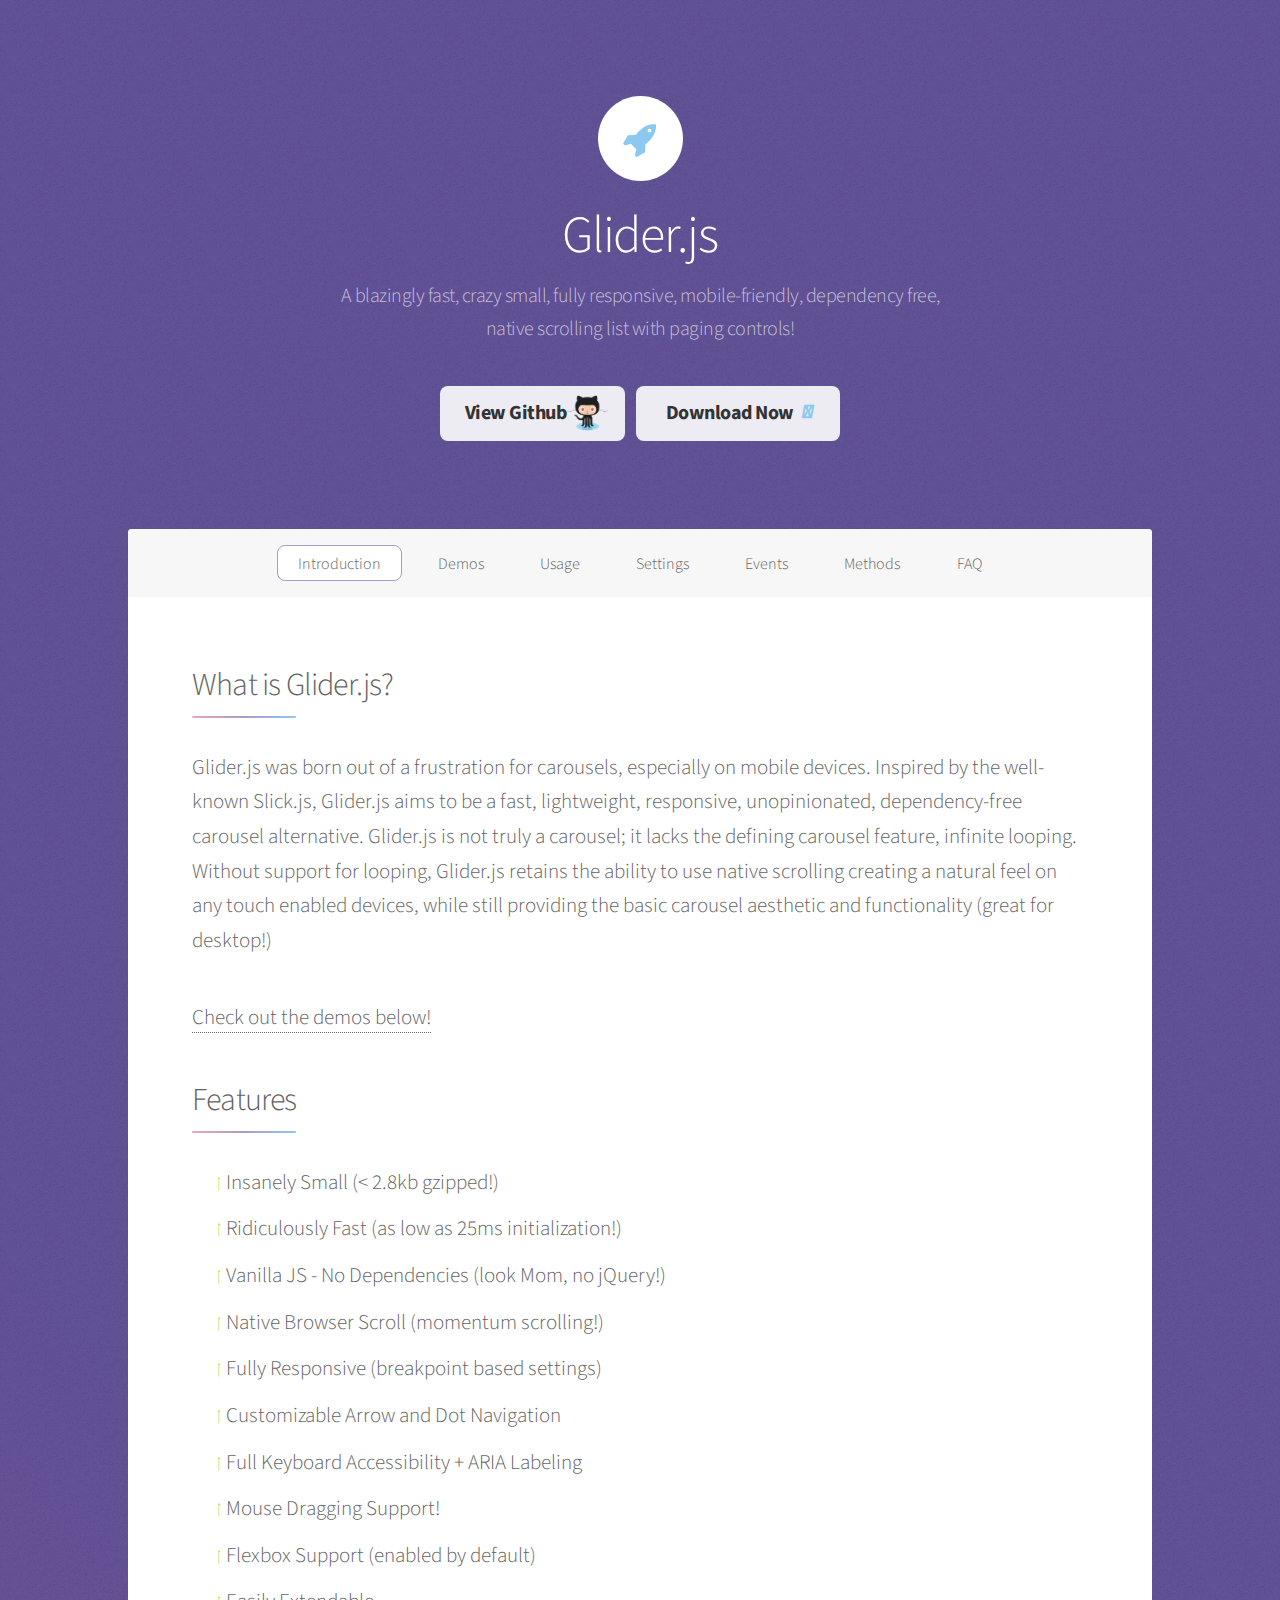
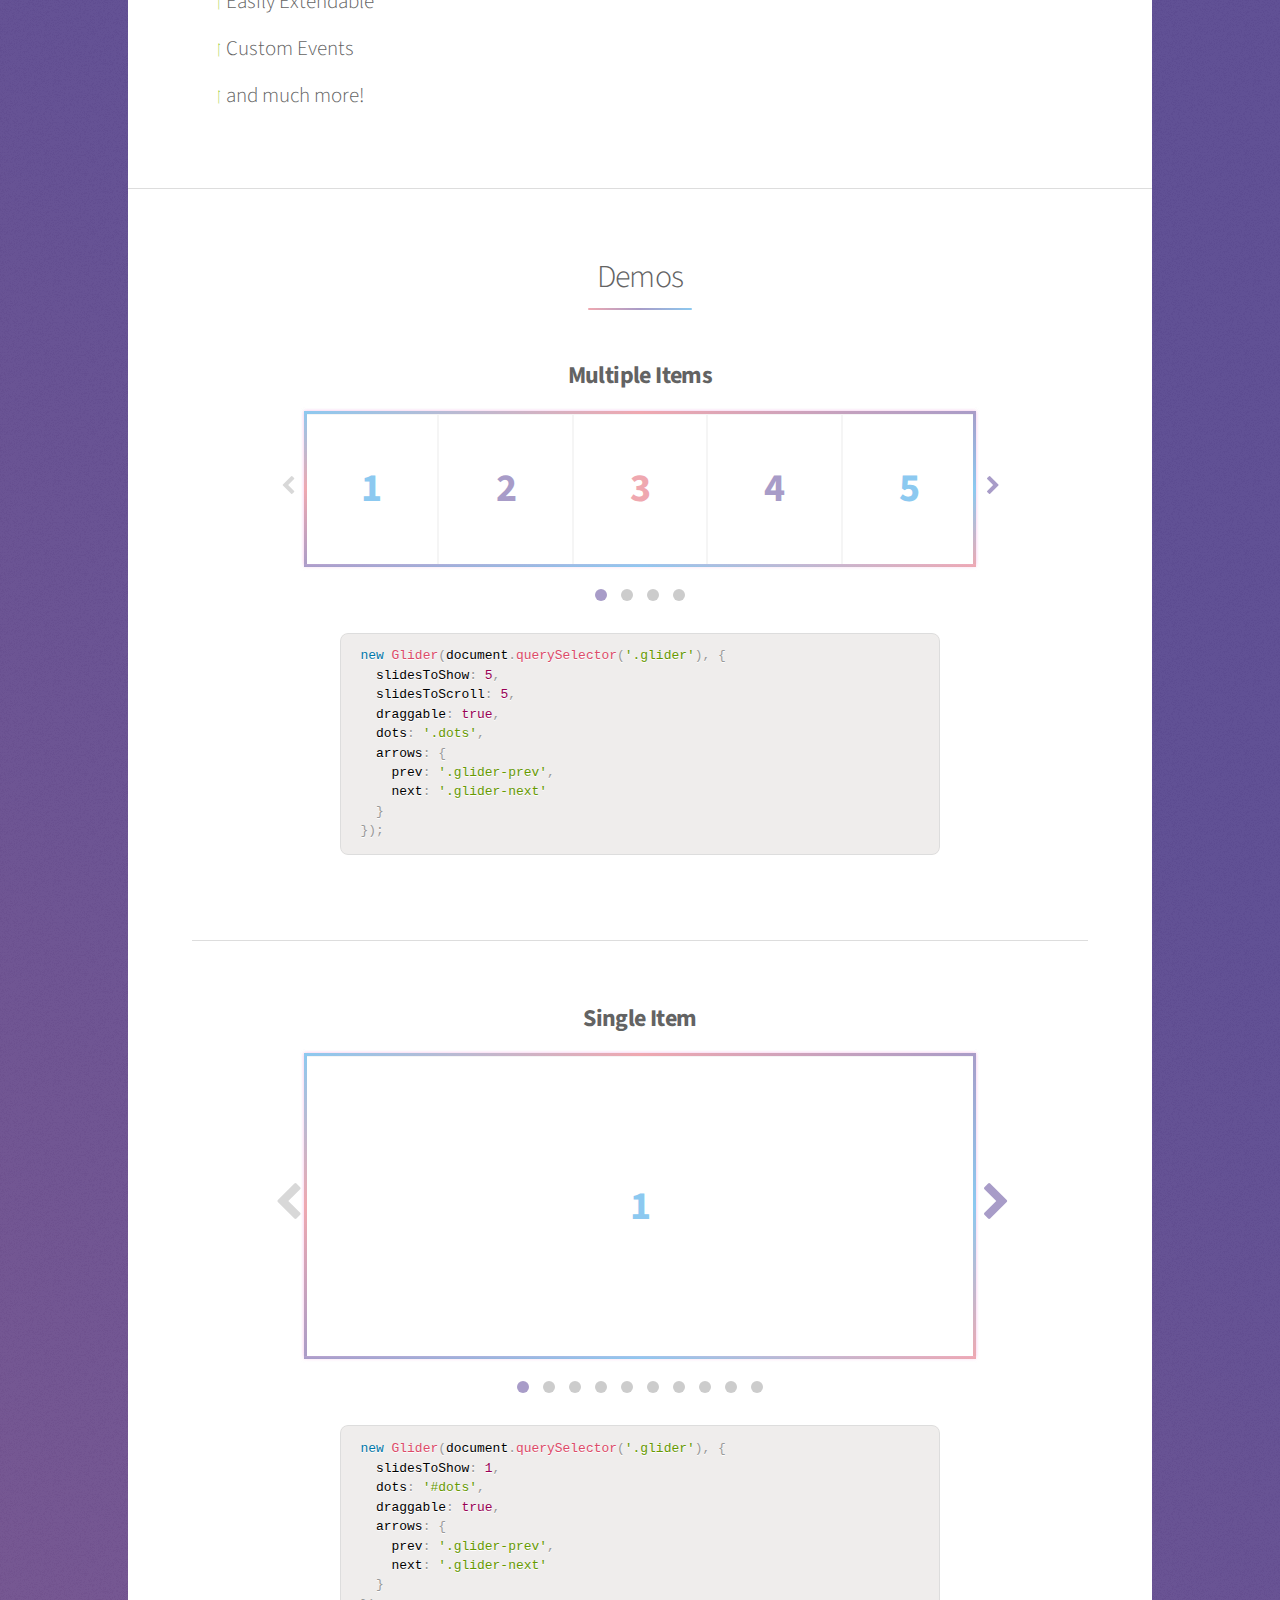
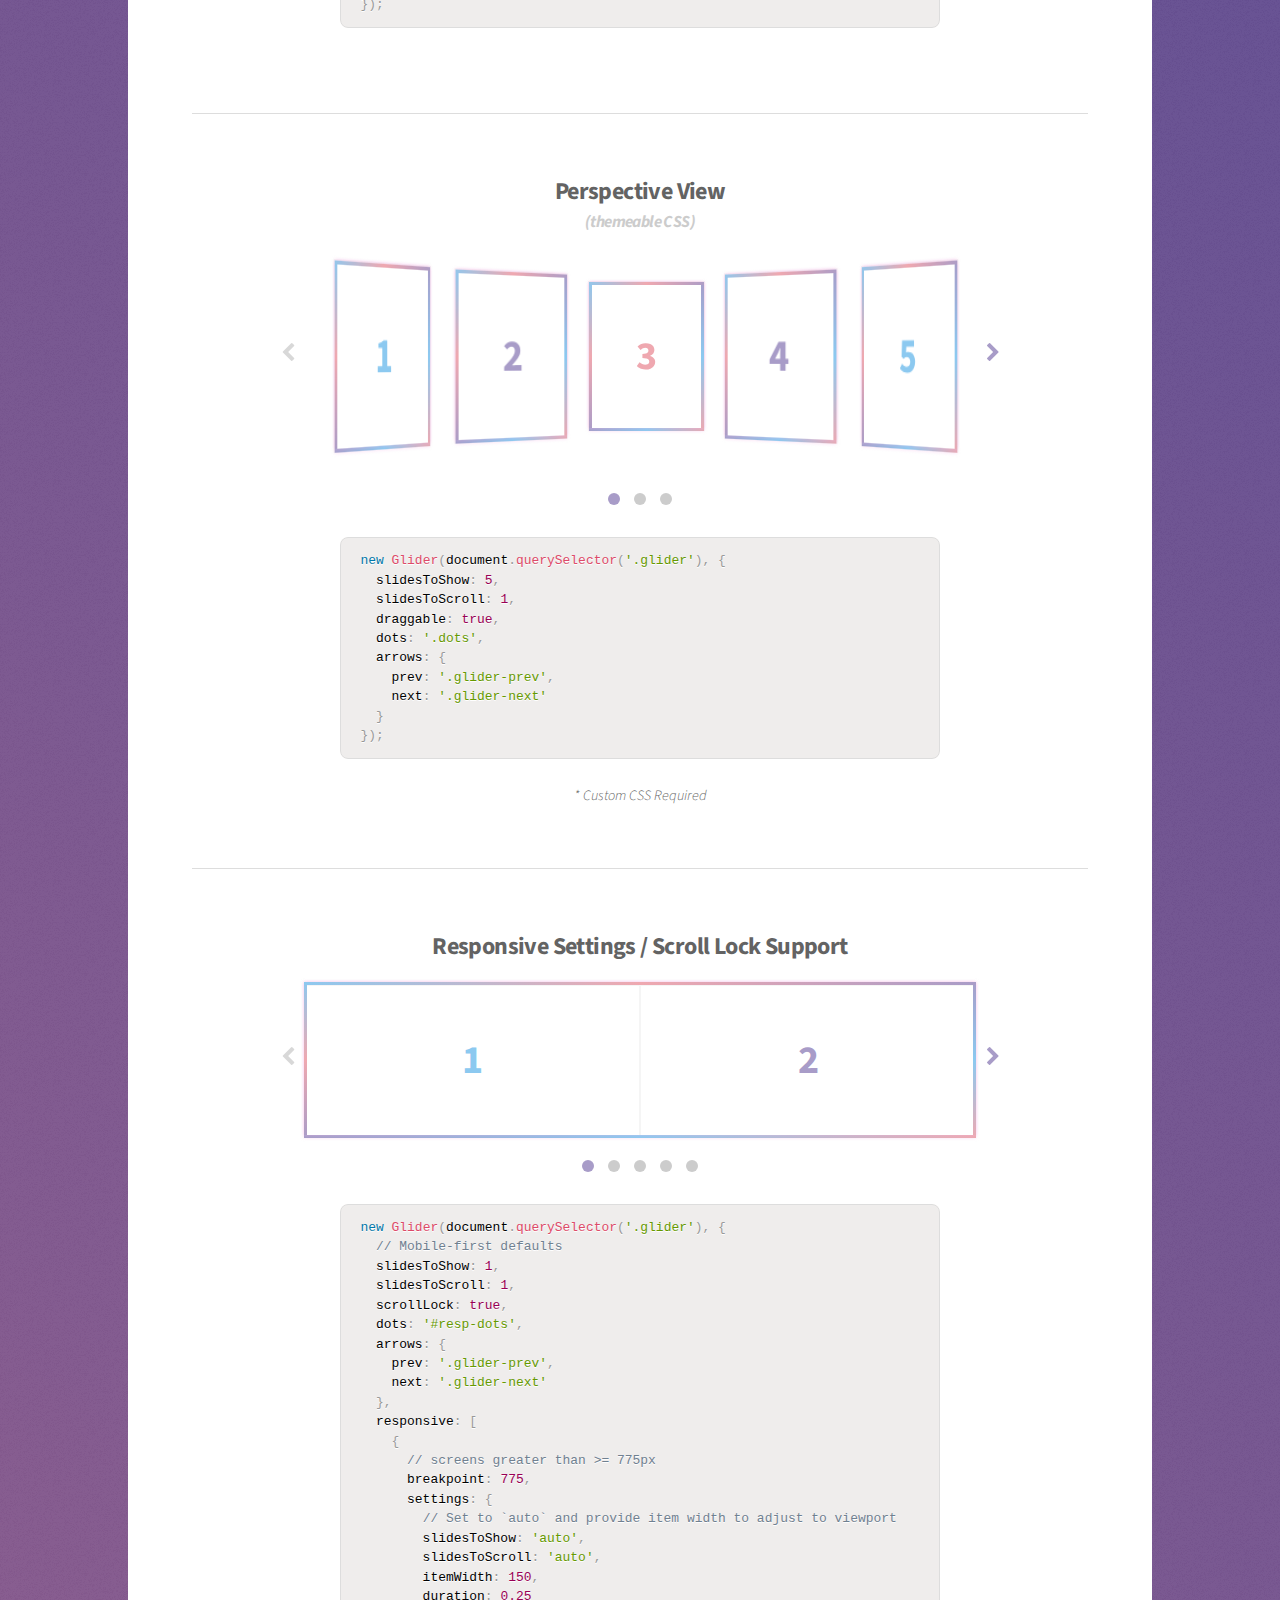
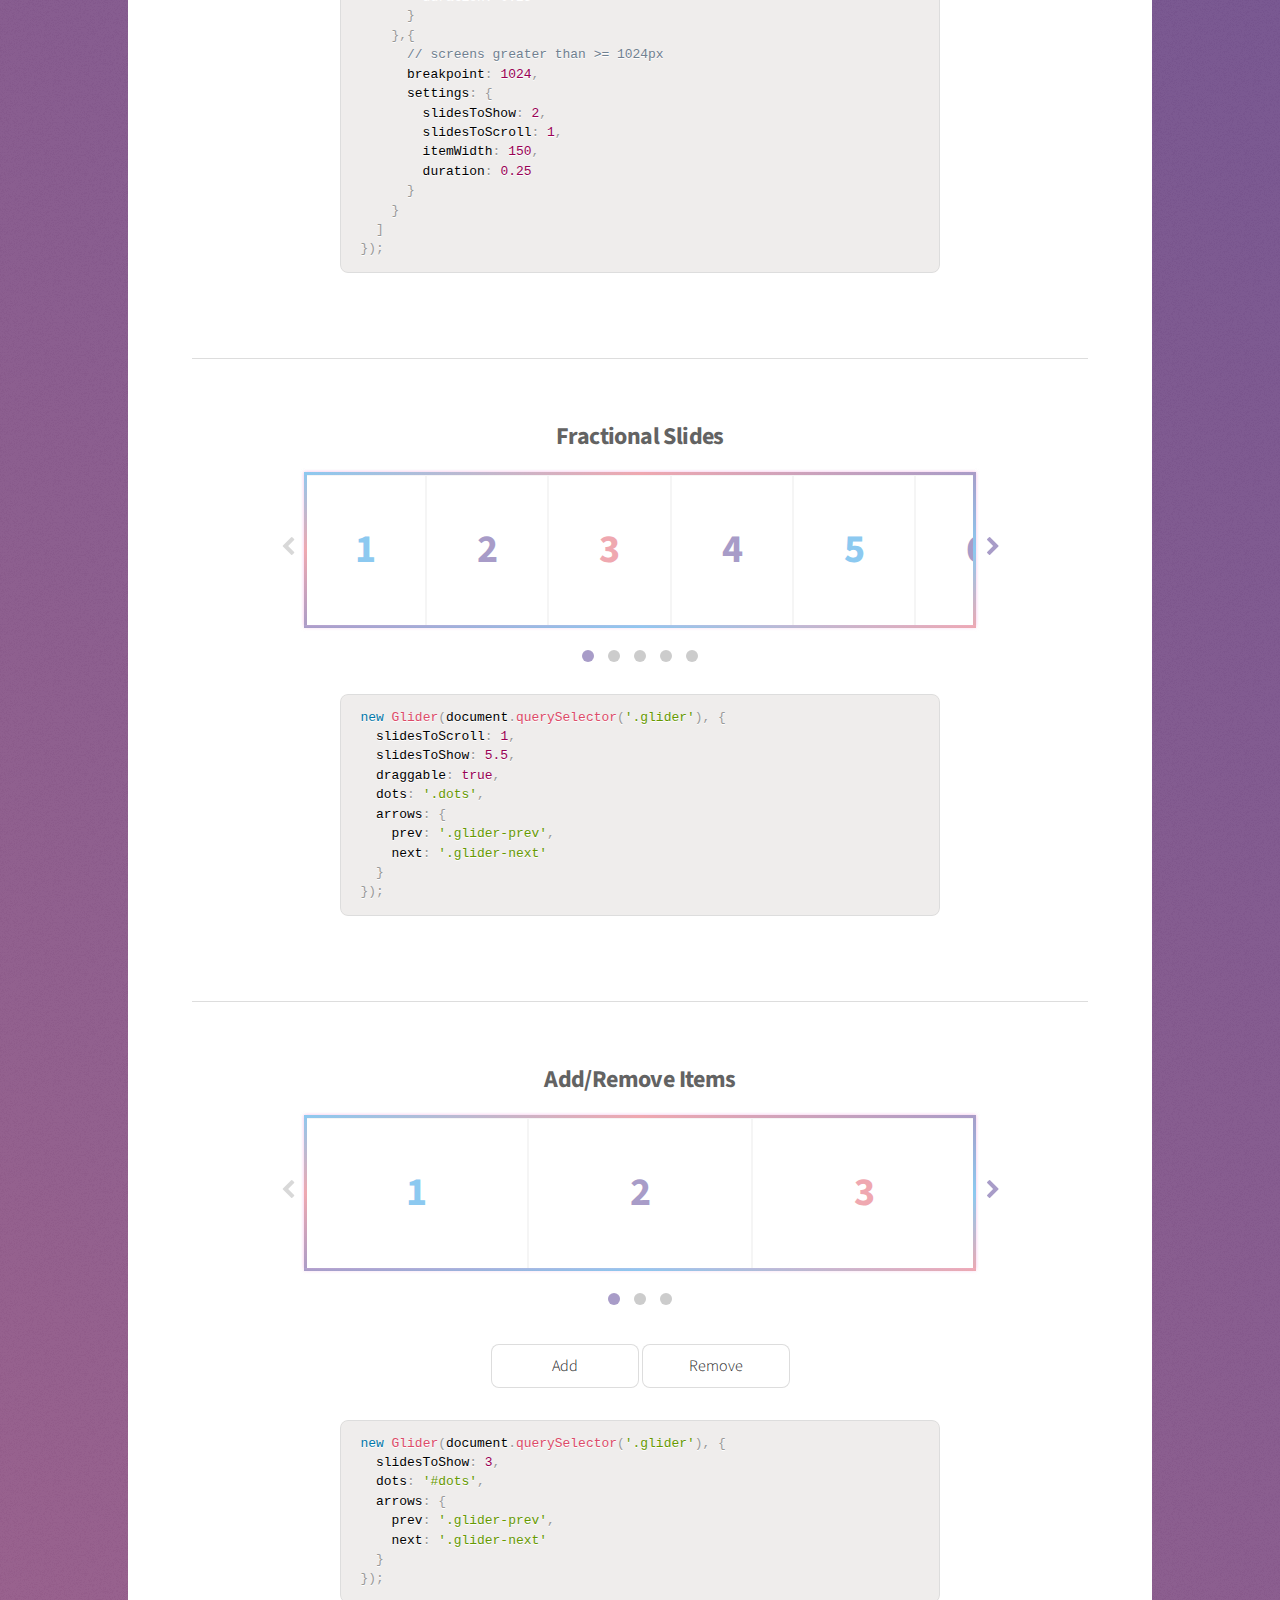
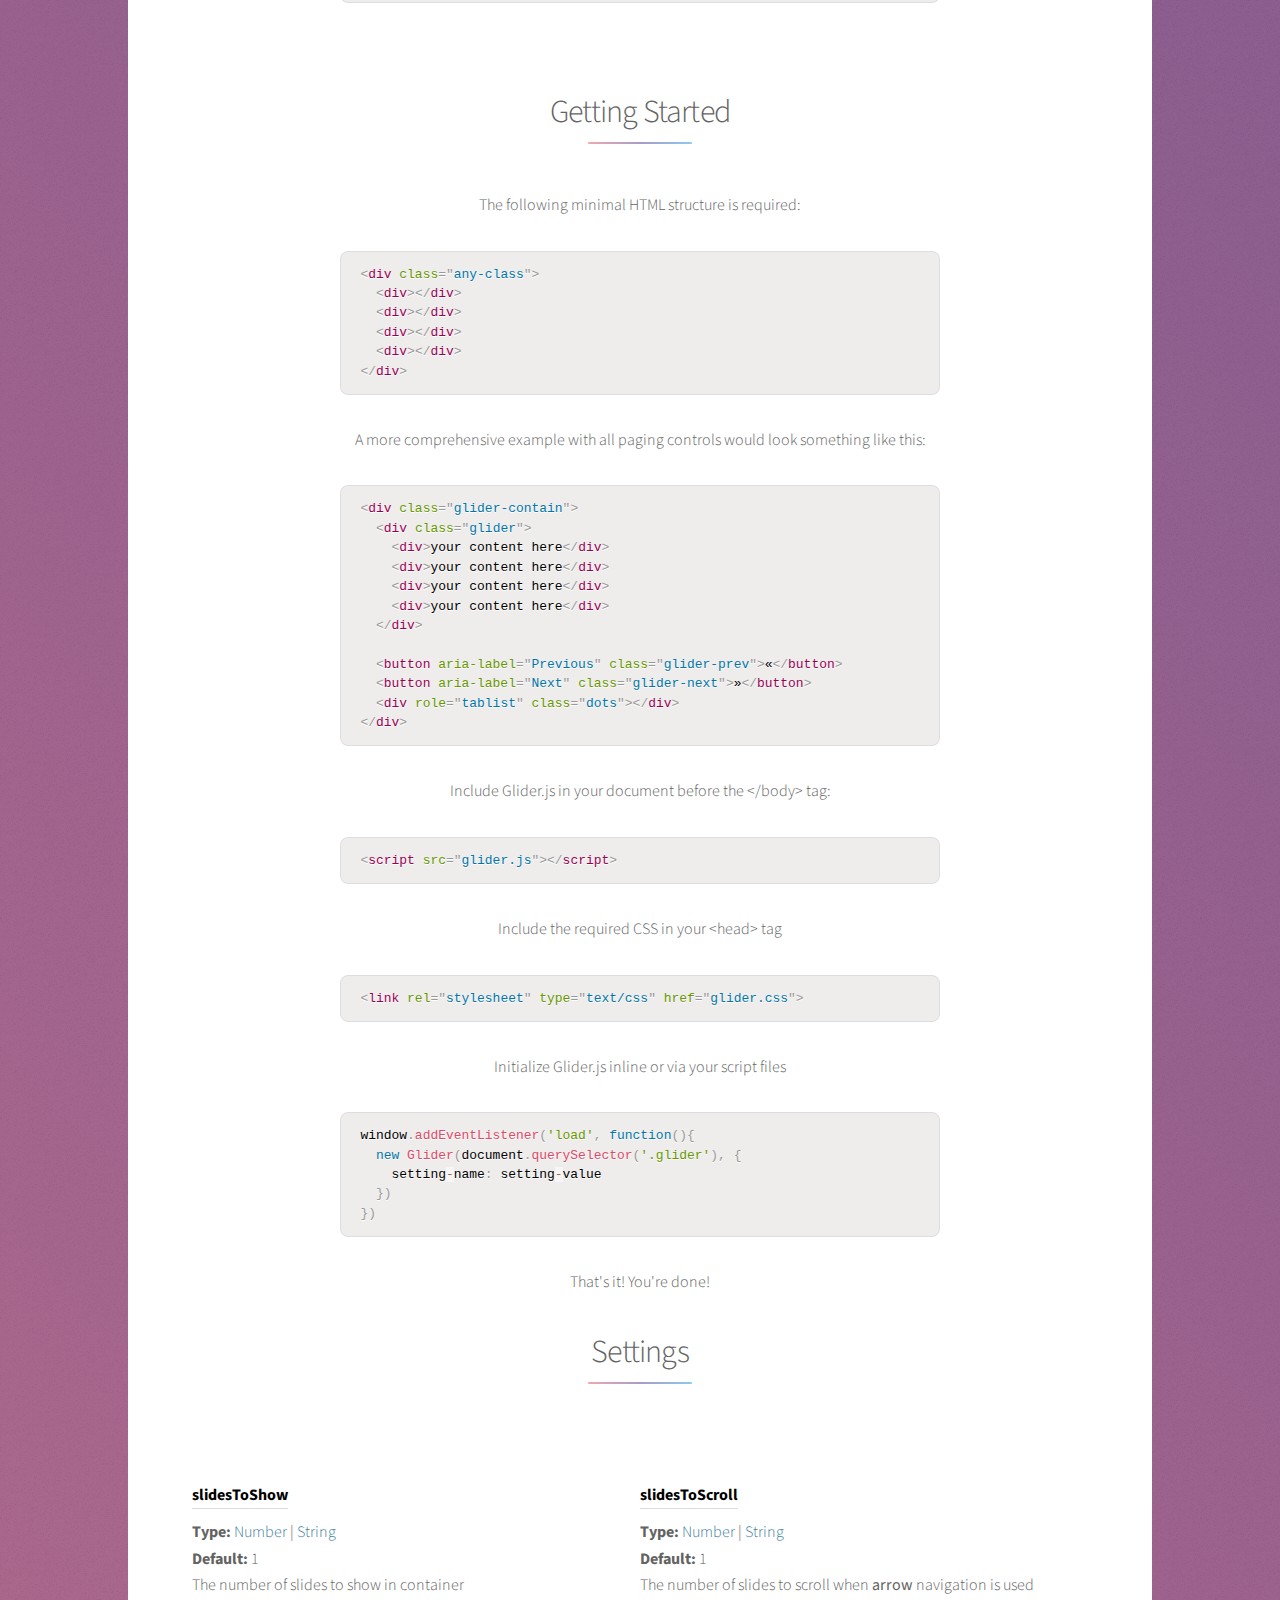
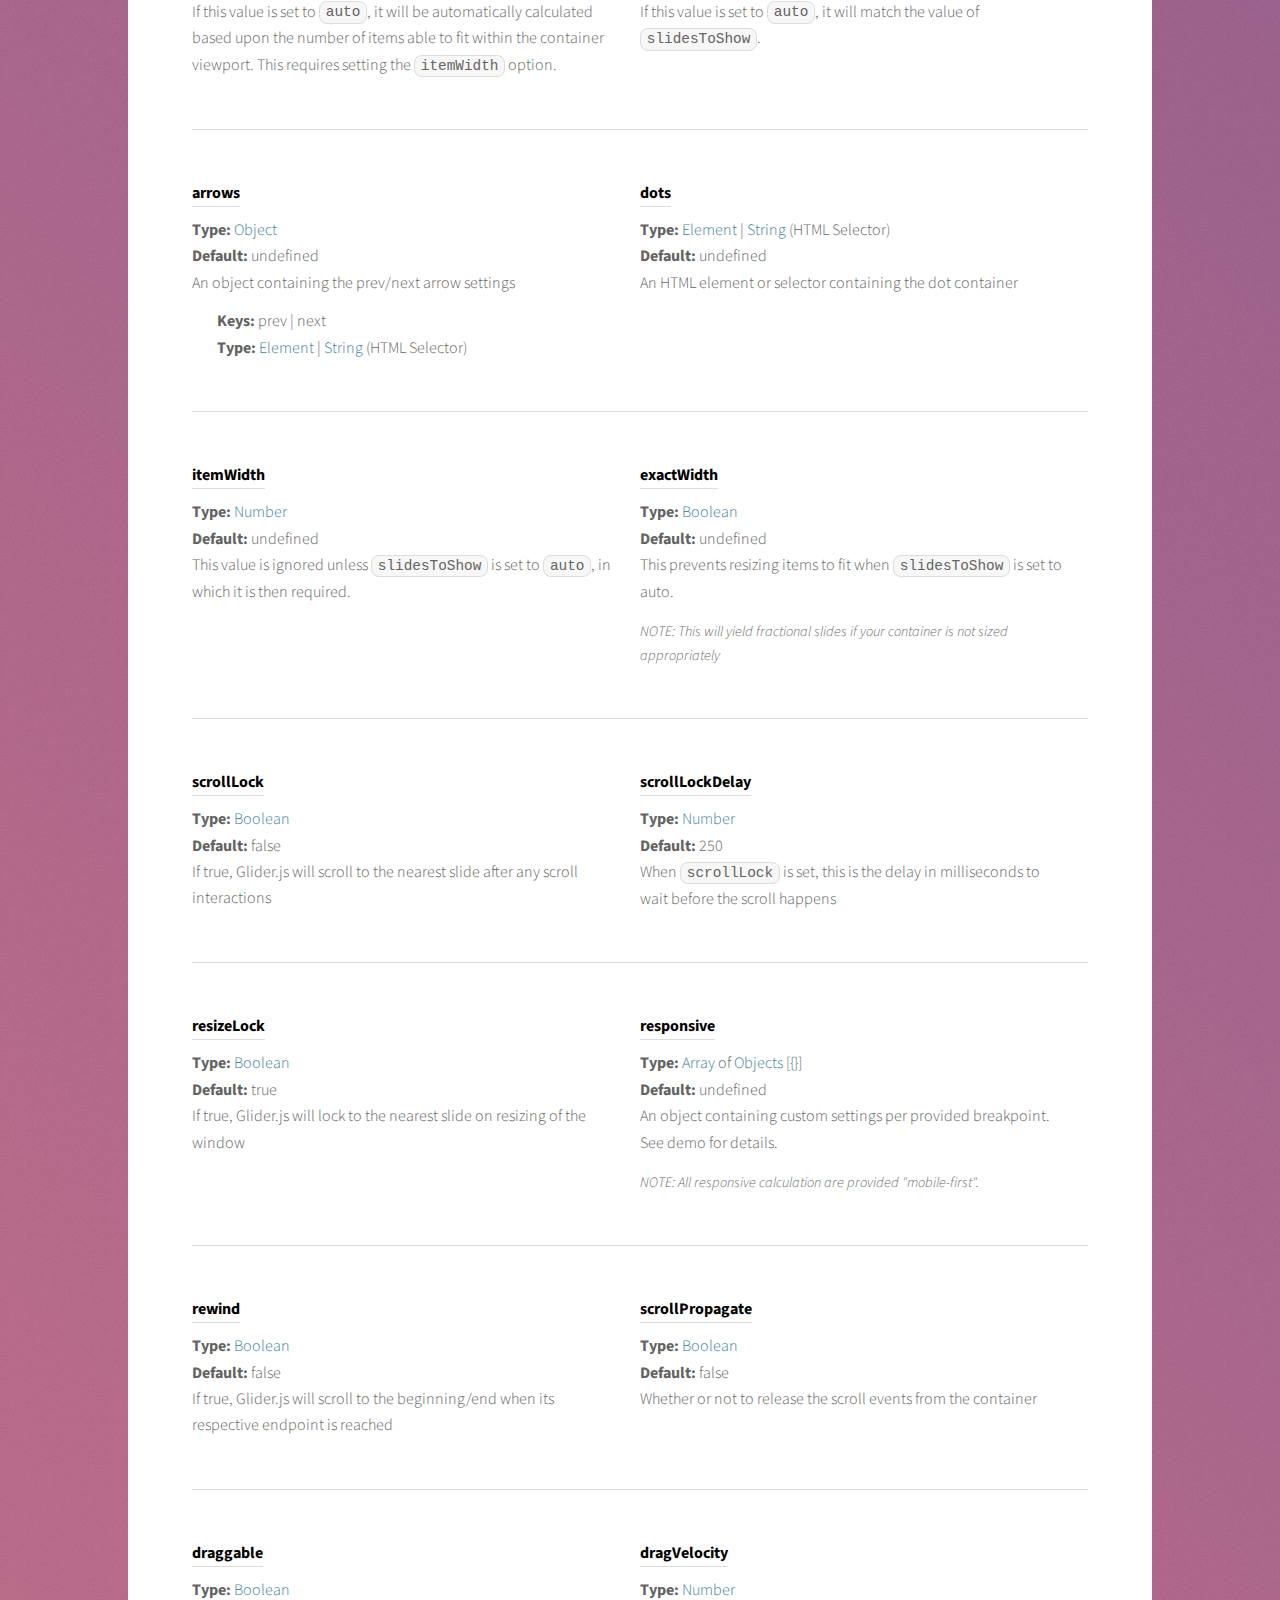
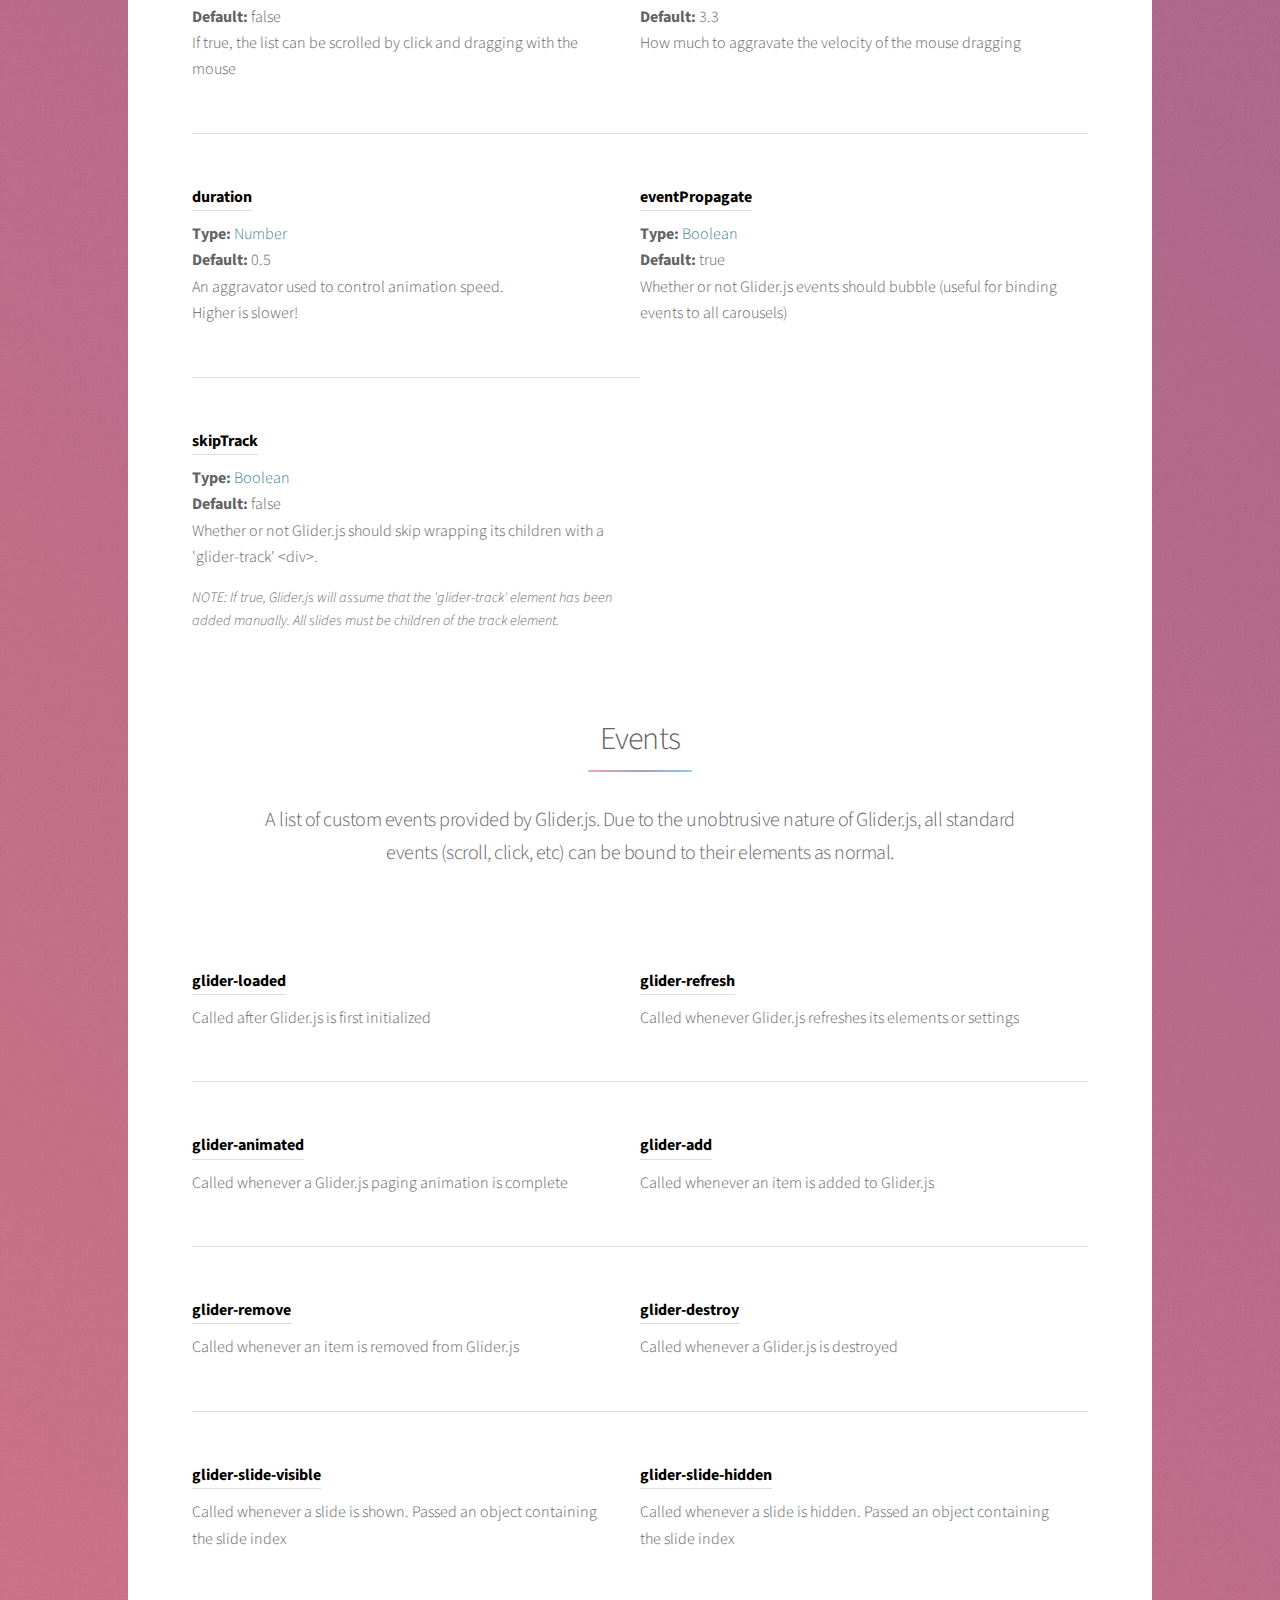
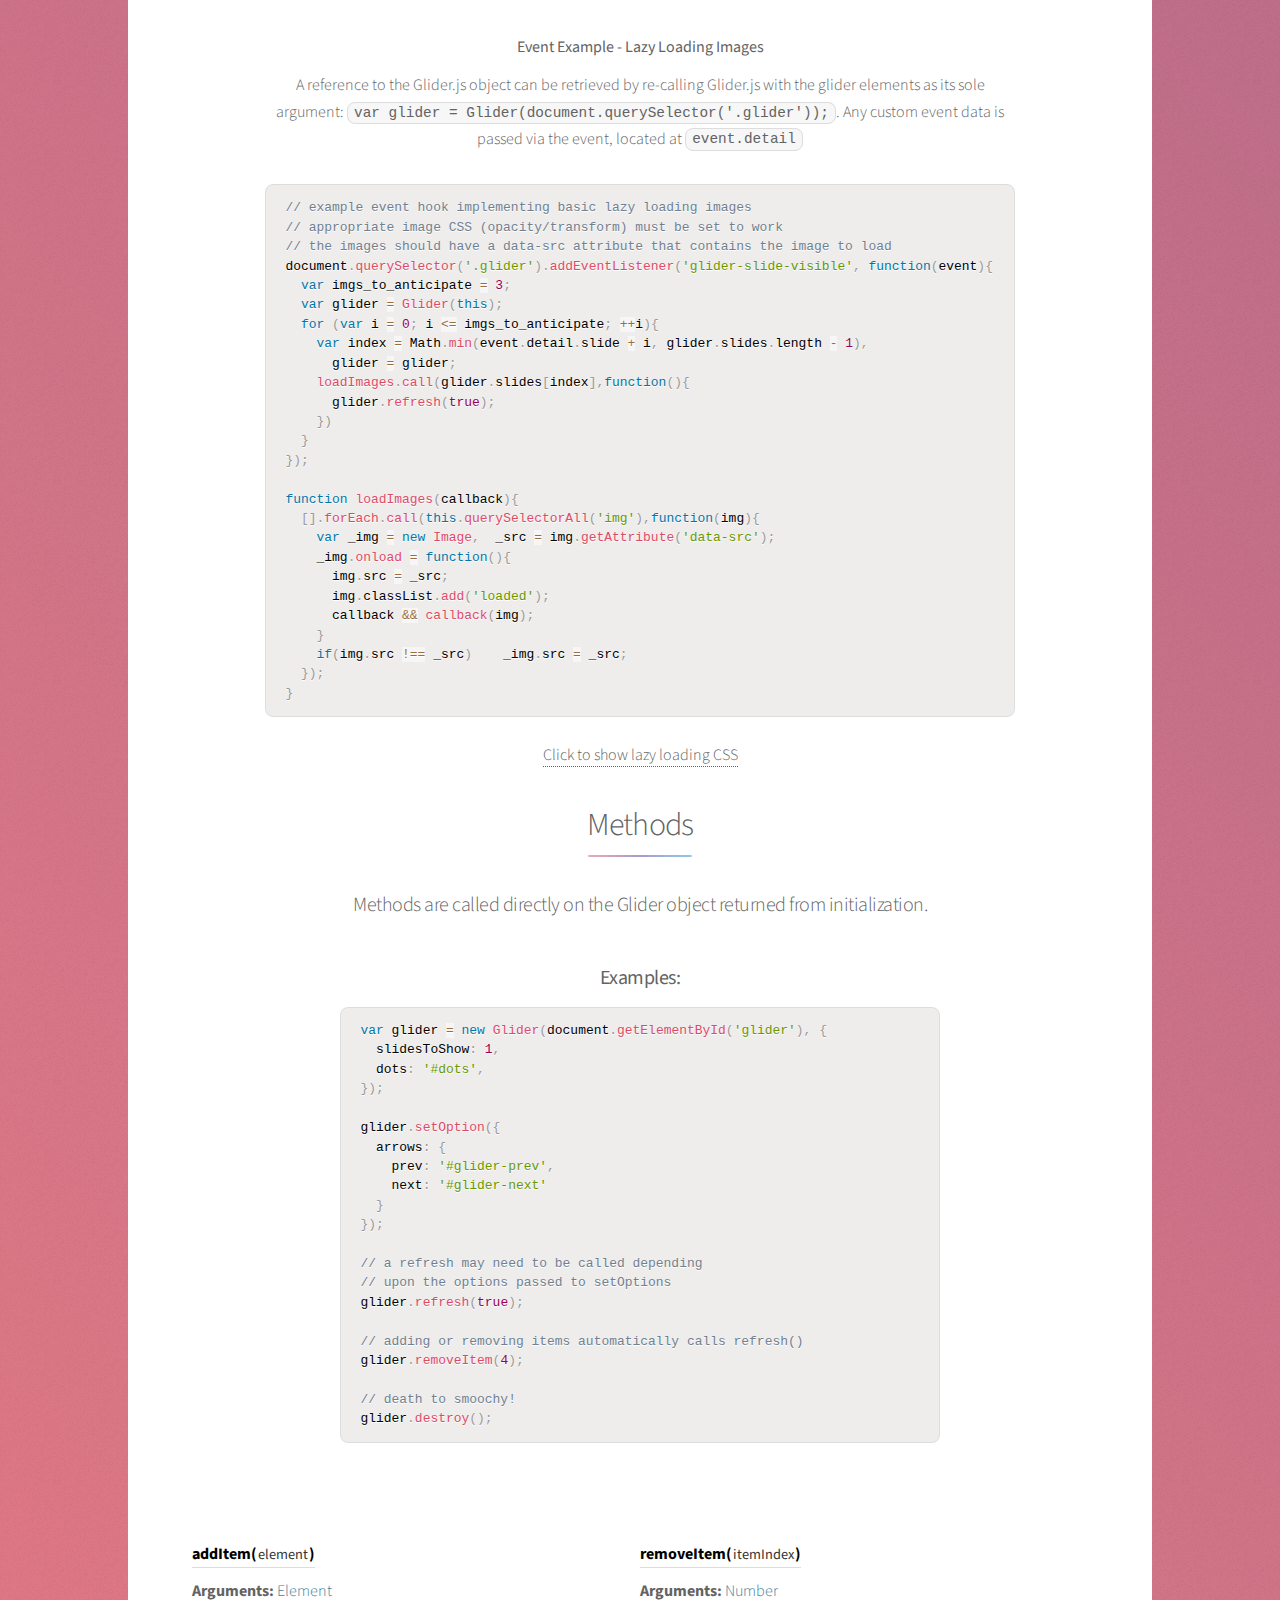
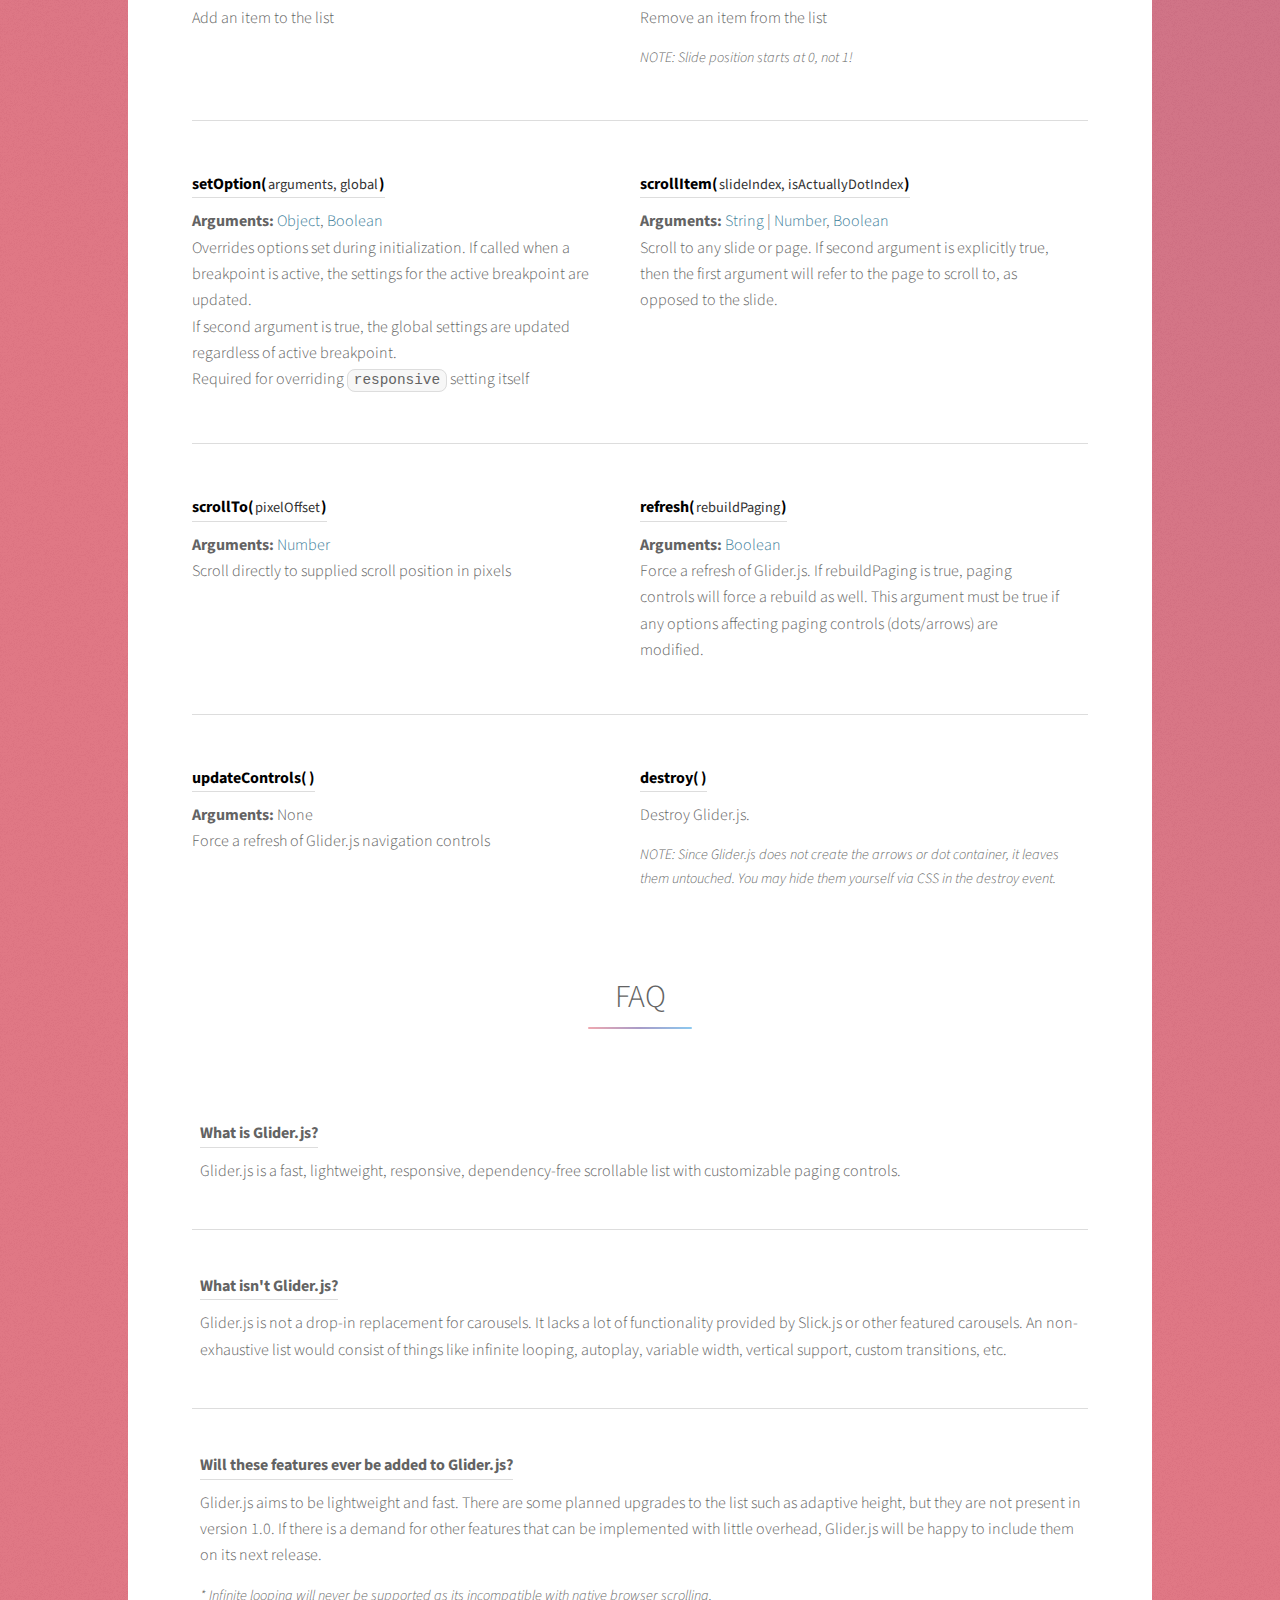
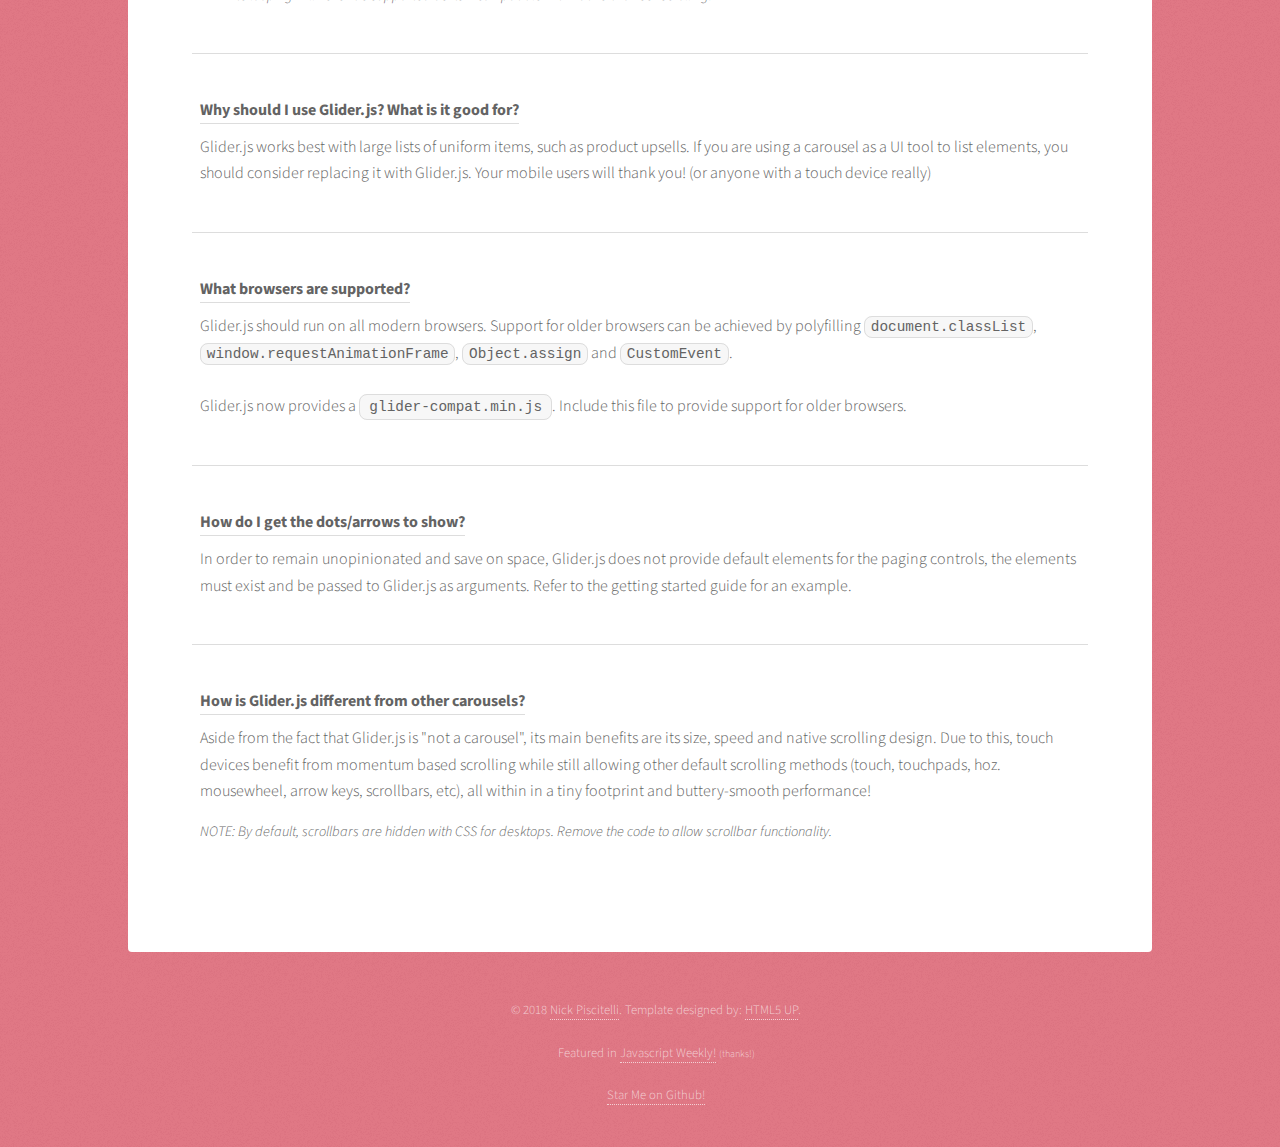
<file: Glider.js-master/docs/index.html>
<!DOCTYPE HTML>
<html>
<head>
  <!--

    _____ __ _     __                _
   / ___// /(_)___/ /___  ____      (_)___
  / (_ // // // _  // -_)/ __/_    / /(_-<
  \___//_//_/ \_,_/ \__//_/  (_)__/ //___/
                               |___/

  Version: 1.5
  Author: Nick Piscitelli (pickykneee)
  Website: https://nickpiscitelli.com
  License: MIT License
  Release Date: October 25th, 2018

  -->
  <title>Glider.js - A fast, lightweight carousel alternative</title>
  <meta charset="utf-8" />
  <link rel="shortcut icon" href="favicon.ico" type="image/x-icon" />
  <meta name='viewport' content='width=device-width, initial-scale=1.0, maximum-scale=1.0, user-scalable=0' />
  <link rel="canonical" href="https://nickpiscitelli.github.io/Glider.js/" />
  <link rel="stylesheet" href="https://use.fontawesome.com/releases/v5.4.1/css/all.css" integrity="sha384-5sAR7xN1Nv6T6+dT2mhtzEpVJvfS3NScPQTrOxhwjIuvcA67KV2R5Jz6kr4abQsz" crossorigin="anonymous">
  <link rel="stylesheet" href="assets/css/prism.css" />
  <link rel="stylesheet" href="assets/css/main.css" />
  <link rel="canonical" href="https://nickpiscitelli.github.io/Glider.js" />
  <noscript>
    <link rel="stylesheet" href="assets/css/noscript.css" />
  </noscript>
  <script src="assets/js/glider-compat.min.js"></script>
  <script src="assets/js/glider.min.js"></script>
</head>

<body class="is-preload">

  <!-- Wrapper -->
  <div id="wrapper">

    <!-- Header -->
    <header id="header" class="alt">
      <span class="logo"><img src="images/logo.svg" alt="" /></span>
      <h1>Glider.js</h1>
      <p>
        A blazingly fast, crazy small, fully responsive, mobile-friendly, dependency free,
        native scrolling list with paging controls!
      </p>
      <p>
        <a href="https://github.com/NickPiscitelli/Glider.js" class="button github">
          <img class="octo" src="images/octo.png" > <span class="mobileHide">View</span> Github
        </a>
        &nbsp;
        <a onclick="ga('send','event','Download Button');" href="https://github.com/NickPiscitelli/Glider.js/archive/master.zip" class="button">
          Download <span class="mobileHide">Now</span>
        <i class="zip fas fa-download dl-icon"></i>
        </a>
      </p>
    </header>

    <!-- Nav -->
    <nav id="nav">
      <ul>
        <li><a href="#intro" class="active">Introduction</a></li>
        <li><a href="#demos">Demos</a></li>
        <li><a href="#usage">Usage</a></li>
        <li><a href="#settings">Settings</a></li>
        <li><a href="#events">Events</a></li>
        <li><a href="#methods">Methods</a></li>
        <li><a href="#faq">FAQ</a></li>
      </ul>
    </nav>
    <!-- Main -->
    <div id="main">
      <!-- Introduction -->
      <section id="intro" class="main">
        <div class="spotlight">
          <div class="content">
            <header class="major">
              <h2>What is Glider.js?</h2>
            </header>
            <p>
              Glider.js was born out of a frustration for carousels, especially on mobile devices. Inspired by the well-known Slick.js, Glider.js aims
              to be a fast, lightweight, responsive, unopinionated, dependency-free carousel alternative. Glider.js is not truly a carousel; it lacks
              the defining carousel feature, infinite looping. Without support for looping, Glider.js retains the ability to use native scrolling creating
              a natural feel on any touch enabled devices, while still providing the basic carousel aesthetic and functionality (great for desktop!)
            </p>
            <p>
              <a href="#demos" class="smooth-scroll">Check out the demos below!</a>
            </p>

            <header class="major">
              <h2>Features</h2>
            </header>
            <ul class="script-features">
              <li><i class="fas fa-check"></i>Insanely Small (&lt; 2.8kb gzipped!)</li>
              <li><i class="fas fa-check"></i>Ridiculously Fast (as low as 25ms initialization!)</li>
              <li><i class="fas fa-check"></i>Vanilla JS - No Dependencies (look Mom, no jQuery!)</li>
              <li><i class="fas fa-check"></i>Native Browser Scroll (momentum scrolling!)</li>
              <li><i class="fas fa-check"></i>Fully Responsive (breakpoint based settings)</li>
              <li><i class="fas fa-check"></i>Customizable Arrow and Dot Navigation</li>
              <li><i class="fas fa-check"></i>Full Keyboard Accessibility + ARIA Labeling</li>
              <li><i class="fas fa-check"></i>Mouse Dragging Support!</li>
              <li><i class="fas fa-check"></i>Flexbox Support (enabled by default)</li>
              <li><i class="fas fa-check"></i>Easily Extendable</li>
              <li><i class="fas fa-check"></i>Custom Events</li>
              <li><i class="fas fa-check"></i>and much more!</li>
            </ul>
          </div>
        </div>
      </section>

      <!-- First Section -->
      <section id="demos" class="main special">
        <header class="major">
          <h2>Demos</h2>
        </header>

        <div class="demo first">
          <h2>Multiple Items</h2>
          <div data-name="Multiple Item" class="glider-contain multiple">
            <div class="gradient-border-bottom">
              <div class="gradient-border">
                <div class="glider" id="glider-double">
                  <div><h1>1</h1></div>
                  <div><h1>2</h1></div>
                  <div><h1>3</h1></div>
                  <div><h1>4</h1></div>
                  <div><h1>5</h1></div>
                  <div><h1>6</h1></div>
                  <div><h1>7</h1></div>
                  <div><h1>8</h1></div>
                  <div><h1>9</h1></div>
                  <div><h1>10</h1></div>
                  <div><h1>11</h1></div>
                  <div><h1>12</h1></div>
                  <div><h1>13</h1></div>
                  <div><h1>14</h1></div>
                  <div><h1>15</h1></div>
                  <div><h1>16</h1></div>
                  <div><h1>17</h1></div>
                  <div><h1>18</h1></div>
                </div>
              </div>
            </div>
            <button role="button" aria-label="Previous" class="glider-prev" id="glider-prev-2"><i class="fa fa-chevron-left"></i></i></button>
            <button role="button" aria-label="Next" class="glider-next" id="glider-next-2"><i class="fa fa-chevron-right"></i></i></button>
            <div id="dots2"></div>
          </div>
          <script>
            window.addEventListener('load', function () {
              window.glides = new Glider(document.getElementById('glider-double'), {
                slidesToShow: 5,
                slidesToScroll: 5,
                draggable: true,
                dots: '#dots2',
                arrows: {
                  prev: '#glider-prev-2',
                  next: '#glider-next-2'
                }
              })
            });
          </script>
          <pre class="line-numbers language-javascript">
            <code class="line-numbers language-javascript">
              new Glider(document.querySelector('.glider'), {
                slidesToShow: 5,
                slidesToScroll: 5,
                draggable: true,
                dots: '.dots',
                arrows: {
                  prev: '.glider-prev',
                  next: '.glider-next'
                }
              });
            </code>
          </pre>
        </div>


        <div class="demo">
          <h2>Single Item</h2>
          <div data-name="Single Item" class="glider-contain">
            <div class="gradient-border-bottom">
              <div class="gradient-border">
                <div class="glider" id="glider-single">
                  <div><h1>1</h1></div>
                  <div><h1>2</h1></div>
                  <div><h1>3</h1></div>
                  <div><h1>4</h1></div>
                  <div><h1>5</h1></div>
                  <div><h1>6</h1></div>
                  <div><h1>7</h1></div>
                  <div><h1>8</h1></div>
                  <div><h1>9</h1></div>
                  <div><h1>10</h1></div>
                </div>
              </div>
            </div>
            <button role="button" aria-label="Previous" class="glider-prev" id="glider-prev"><i class="fa fa-chevron-left"></i></i></button>
            <button role="button" aria-label="Next" class="glider-next" id="glider-next"><i class="fa fa-chevron-right"></i></i></button>
            <div id="dots"></div>
          </div>
          <script>
            window.addEventListener('load', function(){
              new Glider(document.getElementById('glider-single'), {
                slidesToShow: 1,
                dots: '#dots',
                draggable: true,
                arrows: {
                  prev: '#glider-prev',
                  next: '#glider-next'
                },
                easing: function (x, t, b, c, d) {
                  return c*(t/=d)*t + b;
                }
              });
            });
          </script>

          <pre class="line-numbers language-javascript">
            <code class="line-numbers language-javascript">
              new Glider(document.querySelector('.glider'), {
                slidesToShow: 1,
                dots: '#dots',
                draggable: true,
                arrows: {
                  prev: '.glider-prev',
                  next: '.glider-next'
                }
              });
            </code>
          </pre>
        </div>

        <div class="demo persp">
          <h2>Perspective View<span class="aside">(themeable CSS)</span></h2>
          <div data-name="Perspective View" class="glider-contain multiple">
            <div class="glider glider-persp" id="glider-persp">
              <div><div class="gradient-border-bottom"><div class="gradient-border"><h1>1</h1></div></div></div>
              <div><div class="gradient-border-bottom"><div class="gradient-border"><h1>2</h1></div></div></div>
              <div><div class="gradient-border-bottom"><div class="gradient-border"><h1>3</h1></div></div></div>
              <div><div class="gradient-border-bottom"><div class="gradient-border"><h1>4</h1></div></div></div>
              <div><div class="gradient-border-bottom"><div class="gradient-border"><h1>5</h1></div></div></div>
              <div><div class="gradient-border-bottom"><div class="gradient-border"><h1>6</h1></div></div></div>
              <div><div class="gradient-border-bottom"><div class="gradient-border"><h1>7</h1></div></div></div>
              <div><div class="gradient-border-bottom"><div class="gradient-border"><h1>8</h1></div></div></div>
              <div><div class="gradient-border-bottom"><div class="gradient-border"><h1>9</h1></div></div></div>
              <div><div class="gradient-border-bottom"><div class="gradient-border"><h1>10</h1></div></div></div>
              <div><div class="gradient-border-bottom"><div class="gradient-border"><h1>11</h1></div></div></div>
              <div><div class="gradient-border-bottom"><div class="gradient-border"><h1>12</h1></div></div></div>
              <div><div class="gradient-border-bottom"><div class="gradient-border"><h1>13</h1></div></div></div>
              <div><div class="gradient-border-bottom"><div class="gradient-border"><h1>14</h1></div></div></div>
              <div><div class="gradient-border-bottom"><div class="gradient-border"><h1>15</h1></div></div></div>
            </div>
            <button role="button" aria-label="Previous" class="glider-prev" id="glider-prev-per"><i class="fa fa-chevron-left"></i></i></button>
            <button role="button" aria-label="Next" class="glider-next" id="glider-next-per"><i class="fa fa-chevron-right"></i></i></button>
            <div id="dots-per"></div>
          </div>
          <script>
            window.addEventListener('load', function () {
              window.glides = new Glider(document.getElementById('glider-persp'), {
                slidesToShow: 5,
                slidesToScroll: 1,
                draggable: true,
                dots: '#dots-per',
                arrows: {
                  prev: '#glider-prev-per',
                  next: '#glider-next-per'
                }
              })
            });
          </script>
          <pre class="line-numbers language-javascript">
            <code class="line-numbers language-javascript">
              new Glider(document.querySelector('.glider'), {
                slidesToShow: 5,
                slidesToScroll: 1,
                draggable: true,
                dots: '.dots',
                arrows: {
                  prev: '.glider-prev',
                  next: '.glider-next'
                }
              });
            </code>
          </pre>
          <span class="aside">* Custom CSS Required</span>
        </div>
        <div class="demo">
          <h2>Responsive Settings / Scroll Lock Support</h2>
          <div data-name="Responsive Settings" class="glider-contain multiple">
            <div class="gradient-border-bottom">
              <div class="gradient-border">
                <div class="glider" id="glider-resp">
                  <div><h1>1</h1></div>
                  <div><h1>2</h1></div>
                  <div><h1>3</h1></div>
                  <div><h1>4</h1></div>
                  <div><h1>5</h1></div>
                  <div><h1>6</h1></div>
                  <div><h1>7</h1></div>
                  <div><h1>8</h1></div>
                  <div><h1>9</h1></div>
                  <div><h1>10</h1></div>
                </div>
              </div>
            </div>
            <button role="button" aria-label="Previous" class="glider-prev" id="glider-prev-resp"><i class="fa fa-chevron-left"></i></i></button>
            <button role="button" aria-label="Next" class="glider-next" id="glider-next-resp"><i class="fa fa-chevron-right"></i></i></button>
            <div id="resp-dots"></div>
          </div>
          <script>
            window.addEventListener('load',function(){
              new Glider(document.querySelector('#glider-resp'), {
                // Mobile-first defaults
                slidesToShow: 1,
                slidesToScroll: 1,
                scrollLock: true,
                dots: '#resp-dots',
                arrows: {
                  prev: '#glider-prev-resp',
                  next: '#glider-next-resp'
                },
                responsive: [
                  {
                    breakpoint: 775,
                    settings: {
                      slidesToShow: 'auto',
                      slidesToScroll: 'auto',
                      itemWidth: 150,
                      duration: 0.25
                    }
                  },{
                    breakpoint: 1024,
                    settings: {
                      slidesToShow: 2,
                      slidesToScroll: 1,
                      itemWidth: 150,
                      duration: 0.25
                    }
                  }
                ]
              })
            });
          </script>

          <pre class="line-numbers language-javascript">
            <code class="line-numbers language-javascript">
              new Glider(document.querySelector('.glider'), {
                // Mobile-first defaults
                slidesToShow: 1,
                slidesToScroll: 1,
                scrollLock: true,
                dots: '#resp-dots',
                arrows: {
                  prev: '.glider-prev',
                  next: '.glider-next'
                },
                responsive: [
                  {
                    // screens greater than >= 775px
                    breakpoint: 775,
                    settings: {
                      // Set to `auto` and provide item width to adjust to viewport
                      slidesToShow: 'auto',
                      slidesToScroll: 'auto',
                      itemWidth: 150,
                      duration: 0.25
                    }
                  },{
                    // screens greater than >= 1024px
                    breakpoint: 1024,
                    settings: {
                      slidesToShow: 2,
                      slidesToScroll: 1,
                      itemWidth: 150,
                      duration: 0.25
                    }
                  }
                ]
              });
            </code>
          </pre>
        </div>

        <div class="demo">
          <h2>Fractional Slides</h2>
          <div data-name="Fractional Slides" class="glider-contain multiple">
            <div class="gradient-border-bottom">
              <div class="gradient-border">
                <div class="glider" id="glider-cut">
                  <div><h1>1</h1></div>
                  <div><h1>2</h1></div>
                  <div><h1>3</h1></div>
                  <div><h1>4</h1></div>
                  <div><h1>5</h1></div>
                  <div><h1>6</h1></div>
                  <div><h1>7</h1></div>
                  <div><h1>8</h1></div>
                  <div><h1>9</h1></div>
                  <div><h1>10</h1></div>
                  <div><h1>11</h1></div>
                  <div><h1>12</h1></div>
                  <div><h1>13</h1></div>
                  <div><h1>14</h1></div>
                  <div><h1>15</h1></div>
                  <div><h1>16</h1></div>
                  <div><h1>17</h1></div>
                  <div><h1>18</h1></div>
                  <div><h1>19</h1></div>
                  <div><h1>20</h1></div>
                  <div><h1>21</h1></div>
                  <div><h1>22</h1></div>
                  <div><h1>23</h1></div>
                  <div><h1>24</h1></div>
                </div>
              </div>
            </div>
            <button role="button" aria-label="Previous" class="glider-prev" id="cut-prev"><i class="fa fa-chevron-left"></i></i></button>
            <button role="button" aria-label="Next" class="glider-next" id="cut-next"><i class="fa fa-chevron-right"></i></i></button>
            <div role="tablist" id="frac-dots"></div>
          </div>
          <script>
            window.addEventListener('load',function(){
              var glider = new Glider(document.getElementById('glider-cut'), {
                slidesToScroll: 1,
                slidesToShow: 5.5,
                draggable: true,
                dots: '#frac-dots',
                arrows: {
                  prev: '#cut-prev',
                  next: '#cut-next'
                }
              });
            })
          </script>

          <pre class="line-numbers language-javascript">
            <code class="line-numbers language-javascript">
              new Glider(document.querySelector('.glider'), {
                slidesToScroll: 1,
                slidesToShow: 5.5,
                draggable: true,
                dots: '.dots',
                arrows: {
                  prev: '.glider-prev',
                  next: '.glider-next'
                }
              });
            </code>
          </pre>
        </div>

        <div class="demo">
          <div id="add"><h1></h1></div>
          <h2>Add/Remove Items</h2>
          <div data-name="Add/Remove Items" class="glider-contain multiple">
            <div class="gradient-border-bottom">
              <div class="gradient-border">
                <div class="glider" id="glider-add">
                  <div><h1>1</h1></div>
                  <div><h1>2</h1></div>
                  <div><h1>3</h1></div>
                  <div><h1>4</h1></div>
                  <div><h1>5</h1></div>
                  <div><h1>6</h1></div>
                  <div><h1>7</h1></div>
                  <div><h1>8</h1></div>
                  <div><h1>9</h1></div>
                </div>
              </div>
            </div>
            <button role="button" aria-label="Previous" class="glider-prev" id="glider-prev-add"><i class="fa fa-chevron-left"></i></i></button>
            <button role="button" aria-label="Next" class="glider-next" id="glider-next-add"><i class="fa fa-chevron-right"></i></i></button>
            <div id="add-dots"></div>
          </div>
          <p class="buttons">
            <a class="button" id="addSlide">Add</a>
            <a class="button" id="removeSlide">Remove</a>
          </p>
          <script>
          window.addEventListener('load',function(){
            var glider = new Glider(document.getElementById('glider-add'), {
              slidesToShow: 3,
              duration: .6,
              dots: '#add-dots',
              arrows: {
                prev: '#glider-prev-add',
                next: '#glider-next-add'
              }
            });
            document.getElementById('addSlide').addEventListener('click',function(){
              var ele = document.getElementById('add').cloneNode(true);
              ele.id = '';
              ele.querySelector('h1').textContent = glider.slides.length + 1;
              glider.addItem(ele);
              try{
                ga('send','event','Add/Remove Item', 'Add')
              } catch(ex){}
            });
            document.getElementById('removeSlide').addEventListener('click',function(){
              glider.removeItem(glider.slides.length - 1);
              try{
                ga('send','event','Add/Remove Item', 'Remove')
              } catch(ex){}
            });
          })
          </script>

          <pre class="line-numbers language-javascript">
            <code class="line-numbers language-javascript">
              new Glider(document.querySelector('.glider'), {
                slidesToShow: 3,
                dots: '#dots',
                arrows: {
                  prev: '.glider-prev',
                  next: '.glider-next'
                }
              });
            </code>
          </pre>
        </div>
        <!--
        <div class="demo">
          <div id="add"><h1></h1></div>
          <h2>Demo with Content</h2>
          <div class="glider-contain content">
            <div class="glider" id="glider-content">
              <div>
                <div class="gradient-border-bottom">
                  <div class="gradient-border">
                    <div class="article">
                      <img src="http://placehold.it/150/C9E1F5/FFFFFF?text=$_">
                      <h4 class="cool-border">Awesome JS</h4>
                      <p>Wow! Can you believe that Glider.js is only 1.7kb gzipped?! That's pretty small!</p>
                      <a class="read-more">Read More</a>
                    </div>
                  </div>
                </div>
              </div>
              <div>
                <div class="gradient-border-bottom">
                  <div class="gradient-border">
                    <div class="article">
                      <img src="http://placehold.it/150/C9E1F5/FFFFFF?text=>_">
                      <h4 class="cool-border short">JS Weekly</h4>
                      <p>New library Glider.js has absolutely no dependencies! jQuery?  What's that?</p>
                      <a class="read-more">Read More</a>
                    </div>
                  </div>
                </div>
              </div>
              <div>
                <div class="gradient-border-bottom">
                  <div class="gradient-border">
                    <div class="article">
                      <img src="http://placehold.it/150/C9E1F5/FFFFFF?text=0x">
                      <h4 class="cool-border long">Readers MD5 Digest</h4>
                      <p>Glider.js - Wow. Just wow. A must have for any product upsell or content list!</p>
                      <a class="read-more">Read More</a>
                    </div>
                  </div>
                </div>
              </div>
              <div>
                <div class="gradient-border-bottom">
                  <div class="gradient-border">
                    <div class="article">
                      <img src="http://placehold.it/150/C9E1F5/FFFFFF?text=$_">
                      <h4 class="cool-border">Awesome JS</h4>
                      <p>Did you really think they would be different than the previous?</p>
                      <a class="read-more">Read More</a>
                    </div>
                  </div>
                </div>
              </div>
              <div>
                <div class="gradient-border-bottom">
                  <div class="gradient-border">
                    <div class="article">
                      <img src="http://placehold.it/150/C9E1F5/FFFFFF?text=>_">
                      <h4 class="cool-border short">JS Weekly</h4>
                      <p>I'm a programmer, not a writer. Don't expect so much.</p>
                      <a class="read-more">Read More</a>
                    </div>
                  </div>
                </div>
              </div>
              <div>
                <div class="gradient-border-bottom">
                  <div class="gradient-border">
                    <div class="article">
                      <img src="http://placehold.it/150/C9E1F5/FFFFFF?text=0x">
                      <h4 class="cool-border long">Readers SHA1 Digest</h4>
                      <p>Well, at least there was an issue upgrade.</p>
                      <a class="read-more">Read More</a>
                    </div>
                  </div>
                </div>
              </div>
              <div>
                <div class="gradient-border-bottom">
                  <div class="gradient-border">
                    <div class="article">
                      <img src="http://placehold.it/150/C9E1F5/FFFFFF?text=$_">
                      <h4 class="cool-border">Awesome JS</h4>
                      <p>Ok, now you're getting greedy.</p>
                      <a class="read-more">Read More</a>
                    </div>
                  </div>
                </div>
              </div>
              <div>
                <div class="gradient-border-bottom">
                  <div class="gradient-border">
                    <div class="article">
                      <img src="http://placehold.it/150/C9E1F5/FFFFFF?text=>_">
                      <h4 class="cool-border short">JS Weekly</h4>
                      <p>How much content do you think I can produce?</p>
                      <a class="read-more">Read More</a>
                    </div>
                  </div>
                </div>
              </div>
              <div>
                <div class="gradient-border-bottom">
                  <div class="gradient-border">
                    <div class="article">
                      <img src="http://placehold.it/150/C9E1F5/FFFFFF?text=0x">
                      <h4 class="cool-border long">Readers SHA256 Digest</h4>
                      <p>I should have disabled the dots for optimal suspense.</p>
                      <a class="read-more">Read More</a>
                    </div>
                  </div>
                </div>
              </div>
              <div>
                <div class="gradient-border-bottom">
                  <div class="gradient-border">
                    <div class="article">
                      <img src="http://placehold.it/150/C9E1F5/FFFFFF?text=$_">
                      <h4 class="cool-border">Awesome JS</h4>
                      <p>You would have just ended up looking at the arrows anyway.</p>
                      <a class="read-more">Read More</a>
                    </div>
                  </div>
                </div>
              </div>
              <div>
                <div class="gradient-border-bottom">
                  <div class="gradient-border">
                    <div class="article">
                      <img src="http://placehold.it/150/C9E1F5/FFFFFF?text=>_">
                      <h4 class="cool-border short">JS Weekly</h4>
                      <p>At least you know it's almost over soon.</p>
                      <a class="read-more">Read More</a>
                    </div>
                  </div>
                </div>
              </div>
              <div>
                <div class="gradient-border-bottom">
                  <div class="gradient-border">
                    <div class="article">
                      <img src="http://placehold.it/150/C9E1F5/FFFFFF?text=0x">
                      <h4 class="cool-border long">Readers SHA512 Digest</h4>
                      <p>
                        2b38627595da6be<br>
                        Nice hash.
                      </p>
                      <a class="read-more">Read More</a>
                    </div>
                  </div>
                </div>
              </div>
              <div>
                <div class="gradient-border-bottom">
                  <div class="gradient-border">
                    <div class="article">
                      <img src="http://placehold.it/150/C9E1F5/FFFFFF?text=$_">
                      <h4 class="cool-border">Awesome JS</h4>
                      <p>I hope you expected more.</p>
                      <a class="read-more">Read More</a>
                    </div>
                  </div>
                </div>
              </div>
            </div>
            <div id="dots-content"></div>
            <button role="button" aria-label="Previous" class="glider-prev" id="glider-prev-content"><i class="fa fa-chevron-left"></i></i></button>
            <button role="button" aria-label="Next" class="glider-next" id="glider-next-content"><i class="fa fa-chevron-right"></i></i></button>
          </div>
          <script>
            new Glider(document.getElementById('glider-content'), {
              slidesToShow: 1,
              slidesToScroll: 1,
              duration: .75,
              easing: function (x, t, b, c, d) {
                return c*(t/=d)*t + b;
              },
              dots: '#dots-content',
              arrows: {
                prev: '#glider-prev-content',
                next: '#glider-next-content'
              },
              responsive: [{
                breakpoint: 900,
                settings: {
                  slidesToShow: 3,
                  slidesToScroll: 3,
                }
              },{
                breakpoint: 575,
                settings: {
                  slidesToShow: 2,
                  slidesToScroll: 2,
                }
              }]
            });
          </script>

          <pre class="line-numbers language-javascript">
            <code class="line-numbers language-javascript">
              new Glider(document.querySelector('.glider'), {
                slidesToShow: 1,
                slidesToScroll: 1,
                duration: .75,
                // easeInQuad
                easing: function (x, t, b, c, d) {
                  return c*(t/=d)*t + b;
                },
                arrows: {
                  prev: '.glider-prev',
                  next: '.glider-next'
                },
                dots: '#dots',
                responsive: [{
                  breakpoint: 900,
                  settings: {
                    slidesToShow: 3,
                    slidesToScroll: 3,
                  }
                },{
                  breakpoint: 575,
                  settings: {
                    slidesToShow: 2,
                    slidesToScroll: 2,
                  }
                }]
              });
            </code>
          </pre>
        </div>
      </section>
      -->
      <!-- Second Section -->
      <section id="usage" class="main code special">
        <header class="major">
          <h2>Getting Started</h2>
        </header>
        <p>
          The following minimal HTML structure is required:
        </p>
        <pre class="line-numbers language-html">
          <code class="line-numbers language-html">
            &lt;div class="any-class"&gt;
              &lt;div&gt;&lt;/div&gt;
              &lt;div&gt;&lt;/div&gt;
              &lt;div&gt;&lt;/div&gt;
              &lt;div&gt;&lt;/div&gt;
            &lt;/div&gt;
          </code>
        </pre>

        <p>
          A more comprehensive example with all paging controls would
          look something like this:
        </p>
        <pre class="line-numbers language-html">
          <code class="line-numbers language-html">
            &lt;div class="glider-contain"&gt;
              &lt;div class="glider"&gt;
                &lt;div&gt;your content here&lt;/div&gt;
                &lt;div&gt;your content here&lt;/div&gt;
                &lt;div&gt;your content here&lt;/div&gt;
                &lt;div&gt;your content here&lt;/div&gt;
              &lt;/div&gt;

              &lt;button aria-label="Previous" class="glider-prev"&gt;&laquo;&lt;/button&gt;
              &lt;button aria-label="Next" class="glider-next"&gt;&raquo;&lt;/button&gt;
              &lt;div role="tablist" class="dots"&gt;&lt;/div&gt;
            &lt;/div&gt;
          </code>
        </pre>

        <p>
          Include Glider.js in your document before the &lt;/body&gt; tag:
        </p>
        <pre class="line-numbers language-html">
          <code class="line-numbers language-html">
            &lt;script src="glider.js"&gt;&lt;/script&gt;
          </code>
        </pre>

        <p>
          Include the required CSS in your &lt;head&gt; tag
        </p>
        <pre class="line-numbers language-html">
          <code class="line-numbers language-html">
            &lt;link rel="stylesheet" type="text/css" href="glider.css"&gt;
          </code>
        </pre>

        <p>
          Initialize Glider.js inline or via your script files
        </p>
        <pre class="line-numbers language-javascript">
          <code class="line-numbers language-javascript">
            window.addEventListener('load', function(){
              new Glider(document.querySelector('.glider'), {
                setting-name: setting-value
              })
            })
          </code>
        </pre>

        <p>
          That's it! You're done!
        </p>

      </section>

      <!-- Get Started -->
      <section id="settings" class="main special">
        <header class="major">
          <h2>Settings</h2>
        </header>
        <ul class="settings">
          <li>
            <span class="setting-name">slidesToShow</span><br>
            <span class="type">Type:</span> <a href="https://developer.mozilla.org/en-US/docs/Web/JavaScript/Reference/Global_Objects/Number">Number</a> | <a href="https://developer.mozilla.org/en-US/docs/Web/JavaScript/Reference/Global_Objects/String">String</a><br>
            <span class="type default">Default:</span> 1<br>
            The number of slides to show in container<br>

            If this value is set to <code class="slim slimmer">auto</code>, it will be automatically calculated based upon the number
            of items able to fit within the container viewport. This requires setting the <code class="slim slimmer">itemWidth</code> option.
          </li>
          <li>
            <span class="setting-name">slidesToScroll</span><br>
            <span class="type">Type:</span> <a href="https://developer.mozilla.org/en-US/docs/Web/JavaScript/Reference/Global_Objects/Number">Number</a> | <a href="https://developer.mozilla.org/en-US/docs/Web/JavaScript/Reference/Global_Objects/String">String</a><br>
            <span class="type default">Default:</span> 1<br>
            The number of slides to scroll when <b>arrow</b> navigation is used<br>

            If this value is set to <code class="slim slimmer">auto</code>, it will match the value of <code class="slim slimmer">slidesToShow</code>.
          </li>
          <li>
            <span class="setting-name">arrows</span><br>
            <span class="type">Type:</span> <a href="https://developer.mozilla.org/en-US/docs/Web/JavaScript/Reference/Global_Objects/Object">Object</a><br>
            <span class="type default">Default:</span> undefined<br>
            An object containing the prev/next arrow settings<br>
            <span class="indent">
              <span class="type">Keys:</span> prev | next<br>
              <span class="type">Type:</span> <a href="https://developer.mozilla.org/en-US/docs/Web/API/Element">Element</a> | <a href="https://developer.mozilla.org/en-US/docs/Web/JavaScript/Reference/Global_Objects/String">String</a> (HTML Selector)<br>
            </span>
          </li>
          <li>
            <span class="setting-name">dots</span><br>
            <span class="type">Type:</span> <a href="https://developer.mozilla.org/en-US/docs/Web/API/Element">Element</a> | <a href="https://developer.mozilla.org/en-US/docs/Web/JavaScript/Reference/Global_Objects/String">String</a> (HTML Selector)<br>
            <span class="type default">Default:</span> undefined<br>
            An HTML element or selector containing the dot container<br>
          </li>
          <li>
            <span class="setting-name">itemWidth</span><br>
            <span class="type">Type:</span> <a href="https://developer.mozilla.org/en-US/docs/Web/JavaScript/Reference/Global_Objects/Number">Number</a><br>
            <span class="type default">Default:</span> undefined<br>
            This value is ignored unless <code class="slim slimmer">slidesToShow</code> is set to <code class="slim slimmer">auto</code>, in which it is then required.
          </li>
          <li>
            <span class="setting-name">exactWidth</span><br>
            <span class="type">Type:</span> <a href="https://developer.mozilla.org/en-US/docs/Web/JavaScript/Reference/Global_Objects/Boolean">Boolean</a><br>
            <span class="type default">Default:</span> undefined<br>
            This prevents resizing items to fit when <code class="slim slimmer">slidesToShow</code> is set to auto.

            <span class="aside">NOTE: This will yield fractional slides if your container is not sized appropriately</span>
          </li>
          <li>
            <span class="setting-name">scrollLock</span><br>
            <span class="type">Type:</span> <a href="https://developer.mozilla.org/en-US/docs/Web/JavaScript/Reference/Global_Objects/Boolean">Boolean</a><br>
            <span class="type default">Default:</span> false<br>
            If true, Glider.js will scroll to the nearest slide after any scroll interactions
          </li>
          <li>
            <span class="setting-name">scrollLockDelay</span><br>
            <span class="type">Type:</span> <a href="https://developer.mozilla.org/en-US/docs/Web/JavaScript/Reference/Global_Objects/Number">Number</a><br>
            <span class="type default">Default:</span> 250<br>
            When <code class="slim slimmer">scrollLock</code> is set, this is the delay in milliseconds to wait before the scroll happens
          </li>
          <li>
            <span class="setting-name">resizeLock</span><br>
            <span class="type">Type:</span> <a href="https://developer.mozilla.org/en-US/docs/Web/JavaScript/Reference/Global_Objects/Boolean">Boolean</a><br>
            <span class="type default">Default:</span> true<br>
            If true, Glider.js will lock to the nearest slide on resizing of the window
          </li>
          <li>
            <span class="setting-name">responsive</span><br>
            <span class="type">Type:</span> <a href="https://developer.mozilla.org/en-US/docs/Web/JavaScript/Reference/Global_Objects/Array">Array</a> of <a href="https://developer.mozilla.org/en-US/docs/Web/JavaScript/Reference/Global_Objects/Object">Objects</a> [{}]<br>
            <span class="type default">Default:</span> undefined<br>
            An object containing custom settings per provided breakpoint. See demo for details.
            <span class="aside">NOTE: All responsive calculation are provided "mobile-first".</span>
          </li>
          <li>
            <span class="setting-name">rewind</span><br>
            <span class="type">Type:</span> <a href="https://developer.mozilla.org/en-US/docs/Web/JavaScript/Reference/Global_Objects/Boolean">Boolean</a><br>
            <span class="type default">Default:</span> false<br>
            If true, Glider.js will scroll to the beginning/end when its respective endpoint is reached
          </li>
          <li>
            <span class="setting-name">scrollPropagate</span><br>
            <span class="type">Type:</span> <a href="https://developer.mozilla.org/en-US/docs/Web/JavaScript/Reference/Global_Objects/Boolean">Boolean</a><br>
            <span class="type default">Default:</span> false<br>
            Whether or not to release the scroll events from the container
          </li>
          <li>
            <span class="setting-name">draggable</span><br>
            <span class="type">Type:</span> <a href="https://developer.mozilla.org/en-US/docs/Web/JavaScript/Reference/Global_Objects/Boolean">Boolean</a><br>
            <span class="type default">Default:</span> false<br>
            If true, the list can be scrolled by click and dragging with the mouse
          </li>
          <li>
            <span class="setting-name">dragVelocity</span><br>
            <span class="type">Type:</span> <a href="https://developer.mozilla.org/en-US/docs/Web/JavaScript/Reference/Global_Objects/Number">Number</a><br>
            <span class="type default">Default:</span> 3.3<br>
            How much to aggravate the velocity of the mouse dragging
          </li>

          <li>
            <span class="setting-name">duration</span><br>
            <span class="type">Type:</span> <a href="https://developer.mozilla.org/en-US/docs/Web/JavaScript/Reference/Global_Objects/Number">Number</a><br>
            <span class="type default">Default:</span> 0.5<br>
            An aggravator used to control animation speed. <br>Higher is slower!<br>
          </li>
          <li>
            <span class="setting-name">eventPropagate</span><br>
            <span class="type">Type:</span> <a href="https://developer.mozilla.org/en-US/docs/Web/JavaScript/Reference/Global_Objects/Boolean">Boolean</a><br>
            <span class="type default">Default:</span> true<br>
            Whether or not Glider.js events should bubble (useful for binding events to all carousels)
          </li>
          <li>
            <span class="setting-name">skipTrack</span><br>
            <span class="type">Type:</span> <a href="https://developer.mozilla.org/en-US/docs/Web/JavaScript/Reference/Global_Objects/Boolean">Boolean</a><br>
            <span class="type default">Default:</span> false<br>
            Whether or not Glider.js should skip wrapping its children with a 'glider-track' &lt;div&gt;.
            <span class="aside">NOTE: If true, Glider.js will assume that the 'glider-track' element has been added manually. All slides must be children of the track element.</span>
          </li>

        </ul>
      </section>
      <section id="events" class="main special">
        <header class="major">
          <h2>Events</h2>
          <p>
            A list of custom events provided by Glider.js. Due to the unobtrusive nature of Glider.js, all standard events (scroll, click, etc) can be bound to their elements as normal.
          </p>

        </header>
        <ul class="settings">
          <li>
            <span class="setting-name">glider-loaded</span><br>
            Called after Glider.js is first initialized<br>
          </li>
          <li>
            <span class="setting-name">glider-refresh</span><br>
            Called whenever Glider.js refreshes its elements or settings<br>
          </li>
          <li>
            <span class="setting-name">glider-animated</span><br>
            Called whenever a Glider.js paging animation is complete
          </li>
          <li>
            <span class="setting-name">glider-add</span><br>
            Called whenever an item is added to Glider.js
          </li>
          <li>
            <span class="setting-name">glider-remove</span><br>
            Called whenever an item is removed from Glider.js
          </li>
          <li>
            <span class="setting-name">glider-destroy</span><br>
            Called whenever a Glider.js is destroyed
          </li>
          <li>
            <span class="setting-name">glider-slide-visible</span><br>
            Called whenever a slide is shown. Passed an object containing the slide index
          </li>
          <li>
            <span class="setting-name">glider-slide-hidden</span><br>
            Called whenever a slide is hidden. Passed an object containing the slide index
          </li>
        </ul>
        <p class="little-margin"><b>Event Example - Lazy Loading Images</b></p>
          <p>
            A reference to the Glider.js object can be retrieved by re-calling Glider.js with the glider elements
            as its sole argument: <code class="slim">var glider = Glider(document.querySelector('.glider'));</code>. Any custom
            event data is passed via the event, located at <code class="slim">event.detail</code>
          </p>

          <pre class="wide language-javascript">
            <code class="language-javascript">
              // example event hook implementing basic lazy loading images
              // appropriate image CSS (opacity/transform) must be set to work
              // the images should have a data-src attribute that contains the image to load
              document.querySelector('.glider').addEventListener('glider-slide-visible', function(event){
                var imgs_to_anticipate = 3;
                var glider = Glider(this);
                for (var i = 0; i &lt;= imgs_to_anticipate; ++i){
                  var index = Math.min(event.detail.slide + i, glider.slides.length - 1),
                    glider = glider;
                  loadImages.call(glider.slides[index],function(){
                    glider.refresh(true);
                  })
                }
              });

              function loadImages(callback){
                [].forEach.call(this.querySelectorAll('img'),function(img){
                  var _img = new Image,  _src = img.getAttribute('data-src');
                  _img.onload = function(){
                    img.src = _src;
                    img.classList.add('loaded');
                    callback &amp;&amp; callback(img);
                  }
                  if(img.src !== _src)	_img.src = _src;
                });
              }
            </code>
          </pre>
          <p>
            <a data-collapse="css-collapse" class="collapse-control" href="#">Click to show lazy loading CSS</a>
          </p>
          <div id="css-collapse" class="collapse">
            <pre class="language-css">
              <code class="language-css">
                  // example css
                  .glider-slide img {
                    opacity: 0;
                    transition: opacity .1s ease;
                  }
                  .glider-slide img.loaded {
                    opacity: 1;
                  }
              </code>
            </pre>
          </div>
      </section>
      <section id="methods" class="main special">
        <header class="major">
          <h2>Methods</h2>
          <p>Methods are called directly on the Glider object returned from initialization.</p>
          <p class="little-margin"><b>Examples:</b></p>
          <pre class="language-javascript">
            <code class="language-javascript">
              var glider = new Glider(document.getElementById('glider'), {
                slidesToShow: 1,
                dots: '#dots',
              });

              glider.setOption({
                arrows: {
                  prev: '#glider-prev',
                  next: '#glider-next'
                }
              });

              // a refresh may need to be called depending
              // upon the options passed to setOptions
              glider.refresh(true);

              // adding or removing items automatically calls refresh()
              glider.removeItem(4);

              // death to smoochy!
              glider.destroy();
            </code>
          </pre>
        </header>
        <ul class="settings">
          <li>
            <span class="setting-name">addItem(<span class="arguments">element</span>)</span><br>
            <span class="type">Arguments:</span> <a href="https://developer.mozilla.org/en-US/docs/Web/API/Element">Element</a><br>
            Add an item to the list<br>
          </li>
          <li>
            <span class="setting-name">removeItem(<span class="arguments">itemIndex</span>)</span><br>
            <span class="type">Arguments:</span> <a href="https://developer.mozilla.org/en-US/docs/Web/JavaScript/Reference/Global_Objects/Number">Number</a><br>
            Remove an item from the list<br>
            <span class="aside">NOTE: Slide position starts at 0, not 1!</span>
          </li>
          <li>
            <span class="setting-name">setOption(<span class="arguments">arguments, global</span>)</span><br>
            <span class="type">Arguments:</span> <a href="https://developer.mozilla.org/en-US/docs/Web/JavaScript/Reference/Global_Objects/Object">Object</a>,  <a href="https://developer.mozilla.org/en-US/docs/Web/JavaScript/Reference/Global_Objects/Boolean">Boolean</a> <br>
            Overrides options set during initialization. If called when a breakpoint is active, the settings
            for the active breakpoint are updated.<br>
            If second argument is true, the global settings are updated regardless of active breakpoint.<br>
            Required for overriding <code class="slim">responsive</code> setting itself
          </li>
          <li>
            <span class="setting-name">scrollItem(<span class="arguments">slideIndex, isActuallyDotIndex</span>)</span><br>
            <span class="type">Arguments:</span> <a href="https://developer.mozilla.org/en-US/docs/Web/JavaScript/Reference/Global_Objects/String">String</a> | <a href="https://developer.mozilla.org/en-US/docs/Web/JavaScript/Reference/Global_Objects/Number">Number</a>, <a href="https://developer.mozilla.org/en-US/docs/Web/JavaScript/Reference/Global_Objects/Boolean">Boolean</a><br>
            Scroll to any slide or page. If second argument is explicitly true, then the first argument will refer to the page to scroll to, as opposed to the slide.<br>
          </li>
          <li>
            <span class="setting-name">scrollTo(<span class="arguments">pixelOffset</span>)</span><br>
            <span class="type">Arguments:</span> <a href="https://developer.mozilla.org/en-US/docs/Web/JavaScript/Reference/Global_Objects/Number">Number</a> <br>
            Scroll directly to supplied scroll position in pixels<br>
          </li>
          <li>
            <span class="setting-name">refresh(<span class="arguments">rebuildPaging</span>)</span><br>
            <span class="type">Arguments:</span> <a href="https://developer.mozilla.org/en-US/docs/Web/JavaScript/Reference/Global_Objects/Boolean">Boolean</a> <br>
            Force a refresh of Glider.js. If rebuildPaging is true, paging controls will force a rebuild as well. This
            argument must be true if any options affecting paging controls (dots/arrows) are modified.
          </li>
          <li>
            <span class="setting-name">updateControls(<span class="arguments"></span>)</span><br>
            <span class="type">Arguments:</span> None <br>
            Force a refresh of Glider.js navigation controls
          </li>
          <li>
            <span class="setting-name">destroy(<span class="arguments"></span>)</span><br>
            Destroy Glider.js.
            <span class="aside">NOTE: Since Glider.js does not create the arrows or dot container, it leaves them untouched.
              You may hide them yourself via CSS in the destroy event.</span>
          </li>
        </ul>
      </section>


    <section id="faq" class="main code special">
        <header class="major">
          <h2>FAQ</h2>
        </header>
        <ul class="questions">
          <li>
            <p class="question">
              What is Glider.js?
            </p>
            <p class="answer">
              Glider.js is a fast, lightweight, responsive, dependency-free scrollable list with customizable paging controls.
            </p>
          </li>
          <li>
            <p class="question">
              What isn't Glider.js?
            </p>
            <p class="answer">
              Glider.js is not a drop-in replacement for carousels. It lacks a lot of
              functionality provided by Slick.js or other featured carousels. An non-exhaustive list
              would consist of things like infinite looping, autoplay, variable width, vertical support,
              custom transitions, etc.
            </p>
          </li>
          <li>
            <p class="question">
              Will these features ever be added to Glider.js?
            </p>
            <p class="answer">
              Glider.js aims to be lightweight and fast. There are some planned upgrades to the list such as adaptive height, but they are not present in version 1.0.
              If there is a demand for other features that can be implemented with little overhead, Glider.js will be happy to include them on its next release.

              <span class="aside">* Infinite looping will never be supported as its incompatible with native browser scrolling.</span>
            </p>
          </li>
          <li>
            <p class="question">
              Why should I use Glider.js? What is it good for?
            </p>
            <p class="answer">
              Glider.js works best with large lists of uniform items, such as product upsells.

              If you are using a carousel as a UI tool to list elements, you should consider replacing
              it with Glider.js. Your mobile users will thank you! (or anyone with a touch device really)
            </p>
          </li>
          <li>
            <p class="question">
              What browsers are supported?
            </p>
            <p class="answer">
              Glider.js should run on all modern browsers. Support for older browsers can be achieved by polyfilling
              <code class="slim">document.classList</code>, <code class="slim">window.requestAnimationFrame</code>,
              <code class="slim">Object.assign</code> and <code class="slim">CustomEvent</code>.
              <br><br>
              Glider.js now provides a <code class="slime">glider-compat.min.js</code>. Include this file to provide support for older browsers.
            </p>
          </li>
          <li>
            <p class="question">
              How do I get the dots/arrows to show?
            </p>
            <p class="answer">
              In order to remain unopinionated and save on space, Glider.js does not provide default elements
              for the paging controls, the elements must exist and be passed to Glider.js
              as arguments. Refer to the getting started guide for an example.
            </p>
          </li>
          <li>
            <p class="question">
              How is Glider.js different from other carousels?
            </p>
            <p class="answer">
              Aside from the fact that Glider.js is "not a carousel", its main benefits are its size, speed and native scrolling design. Due to this,
              touch devices benefit from momentum based scrolling while still allowing other default scrolling methods (touch, touchpads, hoz. mousewheel, arrow keys, scrollbars, etc), all within in a tiny
              footprint and buttery-smooth performance!

              <span class="aside">
                NOTE: By default, scrollbars are hidden with CSS for desktops. Remove the code to allow scrollbar functionality.
              </aside>
            </p>
          </li>
        </ul>

      </section>
    </div>
    <!-- Footer -->
    <footer id="footer">
      <p class="copyright">&copy; 2018 <a href="https://nickpiscitelli.com">Nick Piscitelli</a>. Template designed by: <a href="https://html5up.net">HTML5 UP</a>.
      <br> <br> Featured in <a href="https://javascriptweekly.com/issues/411">Javascript Weekly!</a> <span style="font-size: 10px;">(thanks!)</span>
        <br><br><a id="ghb" class="github-button" href="https://github.com/NickPiscitelli/Glider.js" data-icon="octicon-star" data-size="large" aria-label="Star NickPiscitelli/Glider.js on GitHub">Star Me on Github!</a>



      </p>
    </footer>

  </div>

  <!-- Kick-ass template designed by: -->
  <!--
    Stellar by HTML5 UP
    html5up.net | @ajlkn
    Free for personal and commercial use under the CCA 3.0 license (html5up.net/license)
  -->

  <!-- Scripts -->
  <!--
    <script src="https://cdnjs.cloudflare.com/ajax/libs/cash/3.0.0-beta.0/cash.min.js"></script>
    -- Some people just can't let go
    <script>
      console.log('blah');
      /*
      var jQuery = $;
      $.fn.extend({
        scrollTop: function(){
          if (this[0] === window){
            return window.pageYOffset || document.body.scrollTop
          }
          return this[0].scrollTop;
        }
      });
      $.map = function(mapObject, cb){
        var keys = Object.keys(mapObject);
        for (var i = 0; i < keys.length; ++i){
          cb(mapObject[keys[i]], keys[i])
        }
      };
      */
    </script>
  -->
  <script
  src="https://code.jquery.com/jquery-3.3.1.min.js"
  integrity="sha256-FgpCb/KJQlLNfOu91ta32o/NMZxltwRo8QtmkMRdAu8="
  crossorigin="anonymous"></script>

  <script src="assets/js/prism.js"></script>
  <script src="assets/js/main.js"></script>

  <script async defer src="https://buttons.github.io/buttons.js"></script>

  <!-- I see you. -->
  <script>
  (function(i,s,o,g,r,a,m){i['GoogleAnalyticsObject']=r;i[r]=i[r]||function(){
  (i[r].q=i[r].q||[]).push(arguments)},i[r].l=1*new Date();a=s.createElement(o),
  m=s.getElementsByTagName(o)[0];a.async=1;a.src=g;m.parentNode.insertBefore(a,m)
  })(window,document,'script','https://www.google-analytics.com/analytics.js','ga');

  ga('create', 'UA-20216161-5', 'auto');
  ga('send', 'pageview');
  </script>



</body>
</html>
</file>
<file: Glider.js-master/docs/assets/css/noscript.css>
/*
	Stellar by HTML5 UP
	html5up.net | @ajlkn
	Free for personal and commercial use under the CCA 3.0 license (html5up.net/license)
*/

/* Header */

	body.is-preload #header.alt > * {
		opacity: 1;
	}

	body.is-preload #header.alt .logo {
		-moz-transform: none;
		-webkit-transform: none;
		-ms-transform: none;
		transform: none;
	}
</file>
<file: Glider.js-master/docs/assets/css/main.css>
@import url(font-awesome.min.css);
@import "https://fonts.googleapis.com/css?family=Source+Sans+Pro:300,400";

/*
  Stellar by HTML5 UP
  html5up.net | @ajlkn
  Free for personal and commercial use under the CCA 3.0 license (html5up.net/license)
*/

html, body, div, span, applet, object,
iframe, h1, h2, h3, h4, h5, h6, p, blockquote,
pre, a, abbr, acronym, address, big, cite,
code, del, dfn, em, img, ins, kbd, q, s, samp,
small, strike, strong, sub, sup, tt, var, b,
u, i, center, dl, dt, dd, ol, ul, li, fieldset,
form, label, legend, table, caption, tbody,
tfoot, thead, tr, th, td, article, aside,
canvas, details, embed, figure, figcaption,
footer, header, hgroup, menu, nav, output, ruby,
section, summary, time, mark, audio, video {
  margin: 0;
  padding: 0;
  border: 0;
  font-size: 100%;
  font: inherit;
  vertical-align: baseline;}

article, aside, details, figcaption, figure,
footer, header, hgroup, menu, nav, section {
  display: block;}

body {
  line-height: 1;
}

ol, ul {
  list-style: none;
}

blockquote, q {
  quotes: none;
}

  blockquote:before, blockquote:after, q:before, q:after {
    content: '';
    content: none;
  }

table {
  border-collapse: collapse;
  border-spacing: 0;
}

body {
  -webkit-text-size-adjust: none;
}

mark {
  background-color: transparent;
  color: inherit;
}

input::-moz-focus-inner {
  border: 0;
  padding: 0;
}

input, select, textarea {
  -moz-appearance: none;
  -webkit-appearance: none;
  -ms-appearance: none;
  appearance: none;
}

/* Basic */

  @-ms-viewport {
    width: device-width;
  }

  body {
    -ms-overflow-style: scrollbar;
  }

  @media screen and (max-width: 480px) {

    html, body {
      min-width: 320px;
    }

  }

  html {
    box-sizing: border-box;
  }

  *, *:before, *:after {
    box-sizing: inherit;
  }

  body {
    background-color: #935d8c;
    background-image: url("images/overlay.png"), -moz-linear-gradient(45deg, #e37682 15%, #5f4d93 85%);
    background-image: url("images/overlay.png"), -webkit-linear-gradient(45deg, #e37682 15%, #5f4d93 85%);
    background-image: url("images/overlay.png"), -ms-linear-gradient(45deg, #e37682 15%, #5f4d93 85%);
    background-image: url("images/overlay.png"), linear-gradient(45deg, #e37682 15%, #5f4d93 85%);
  }

    body.is-preload *, body.is-preload *:before, body.is-preload *:after {
      -moz-animation: none !important;
      -webkit-animation: none !important;
      -ms-animation: none !important;
      animation: none !important;
      -moz-transition: none !important;
      -webkit-transition: none !important;
      -ms-transition: none !important;
      transition: none !important;
    }

/* Type */

  body {
    background-color: #935d8c;
    color: rgba(255, 255, 255, 0.65);
  }

  body, input, select, textarea {
    font-family: "Source Sans Pro", Helvetica, sans-serif;
    font-size: 17pt;
    font-weight: 300;
    line-height: 1.65;
  }

    @media screen and (max-width: 1680px) {

      body, input, select, textarea {
        font-size: 14pt;
      }

    }

    @media screen and (max-width: 1280px) {

      body, input, select, textarea {
        font-size: 12pt;
      }

    }

    @media screen and (max-width: 360px) {

      body, input, select, textarea {
        font-size: 11pt;
      }

    }

  a {
    -moz-transition: color 0.2s ease, border-bottom 0.2s ease;
    -webkit-transition: color 0.2s ease, border-bottom 0.2s ease;
    -ms-transition: color 0.2s ease, border-bottom 0.2s ease;
    transition: color 0.2s ease, border-bottom 0.2s ease;
    text-decoration: none;
    border-bottom: dotted 1px;
    color: inherit;
  }

    a:hover {
      border-bottom-color: transparent;
    }

  strong, b {
    font-weight: 400;
  }

  em, i {
    font-style: italic;
  }

  p {
    margin: 0 0 2em 0;
  }

    p.content {
      -moz-columns: 20em 2;
      -webkit-columns: 20em 2;
      -ms-columns: 20em 2;
      columns: 20em 2;
      -moz-column-gap: 2em;
      -webkit-column-gap: 2em;
      -ms-column-gap: 2em;
      column-gap: 2em;
      text-align: justify;
    }

  h1, h2, h3, h4, h5, h6 {
    font-weight: 300;
    line-height: 1.5;
    margin: 0 0 0.7em 0;
    letter-spacing: -0.025em;
  }

    h1 a, h2 a, h3 a, h4 a, h5 a, h6 a {
      color: inherit;
      text-decoration: none;
    }

  h1 {
    font-size: 2.5em;
    line-height: 1.2;
  }

  h2 {
    font-size: 1.5em;
  }

  h3 {
    font-size: 1.25em;
  }

  h4 {
    font-size: 1.1em;
  }

  h5 {
    font-size: 0.9em;
  }

  h6 {
    font-size: 0.7em;
  }

  @media screen and (max-width: 736px) {

    h1 {
      font-size: 2em;
    }

  }

  sub {
    font-size: 0.8em;
    position: relative;
    top: 0.5em;
  }

  sup {
    font-size: 0.8em;
    position: relative;
    top: -0.5em;
  }

  blockquote {
    border-left: solid 4px;
    font-style: italic;
    margin: 0 0 2em 0;
    padding: 0.5em 0 0.5em 2em;
  }

  code {
    border-radius: 8px;
    border: solid 1px;
    font-family: "Courier New", monospace;
    font-size: 0.9em;
    margin: 0 0.25em;
    padding: 0.25em 0.65em;
  }

  pre {
    -webkit-overflow-scrolling: touch;
    font-family: "Courier New", monospace;
    font-size: 0.9em;
    margin: 0 0 2em 0;
  }

    pre code {
      display: block;
      line-height: 1.75;
      padding: 1em 1.5em;
      overflow-x: auto;
    }

  hr {
    border: 0;
    border-bottom: solid 1px;
    margin: 2em 0;
  }

    hr.major {
      margin: 3em 0;
    }

  .align-left {
    text-align: left;
  }

  .align-center {
    text-align: center;
  }

  .align-right {
    text-align: right;
  }

  input, select, textarea {
    color: #ffffff;
  }

  a:hover {
    color: #ffffff;
  }

  strong, b {
    color: #ffffff;
  }

  h1, h2, h3, h4, h5, h6 {
    color: #ffffff;
  }

  blockquote {
    border-left-color: rgba(255, 255, 255, 0.35);
  }

  code {
    background: rgba(255, 255, 255, 0.075);
    border-color: rgba(255, 255, 255, 0.35);
  }

  hr {
    border-bottom-color: rgba(255, 255, 255, 0.35);
  }

/* Row */

  .row {
    display: flex;
    flex-wrap: wrap;
    box-sizing: border-box;
    align-items: stretch;
  }

    .row > * {
      box-sizing: border-box;
    }

    .row.gtr-uniform > * > :last-child {
      margin-bottom: 0;
    }

    .row.aln-left {
      justify-content: flex-start;
    }

    .row.aln-center {
      justify-content: center;
    }

    .row.aln-right {
      justify-content: flex-end;
    }

    .row.aln-top {
      align-items: flex-start;
    }

    .row.aln-middle {
      align-items: center;
    }

    .row.aln-bottom {
      align-items: flex-end;
    }

    .row > .imp {
      order: -1;
    }

    .row > .col-1 {
      width: 8.3333333333%;
    }

    .row > .off-1 {
      margin-left: 8.3333333333%;
    }

    .row > .col-2 {
      width: 16.6666666667%;
    }

    .row > .off-2 {
      margin-left: 16.6666666667%;
    }

    .row > .col-3 {
      width: 25%;
    }

    .row > .off-3 {
      margin-left: 25%;
    }

    .row > .col-4 {
      width: 33.3333333333%;
    }

    .row > .off-4 {
      margin-left: 33.3333333333%;
    }

    .row > .col-5 {
      width: 41.6666666667%;
    }

    .row > .off-5 {
      margin-left: 41.6666666667%;
    }

    .row > .col-6 {
      width: 50%;
    }

    .row > .off-6 {
      margin-left: 50%;
    }

    .row > .col-7 {
      width: 58.3333333333%;
    }

    .row > .off-7 {
      margin-left: 58.3333333333%;
    }

    .row > .col-8 {
      width: 66.6666666667%;
    }

    .row > .off-8 {
      margin-left: 66.6666666667%;
    }

    .row > .col-9 {
      width: 75%;
    }

    .row > .off-9 {
      margin-left: 75%;
    }

    .row > .col-10 {
      width: 83.3333333333%;
    }

    .row > .off-10 {
      margin-left: 83.3333333333%;
    }

    .row > .col-11 {
      width: 91.6666666667%;
    }

    .row > .off-11 {
      margin-left: 91.6666666667%;
    }

    .row > .col-12 {
      width: 100%;
    }

    .row > .off-12 {
      margin-left: 100%;
    }

    .row.gtr-0 {
      margin-top: 0;
      margin-left: 0em;
    }

      .row.gtr-0 > * {
        padding: 0 0 0 0em;
      }

      .row.gtr-0.gtr-uniform {
        margin-top: 0em;
      }

        .row.gtr-0.gtr-uniform > * {
          padding-top: 0em;
        }

    .row.gtr-25 {
      margin-top: 0;
      margin-left: -0.375em;
    }

      .row.gtr-25 > * {
        padding: 0 0 0 0.375em;
      }

      .row.gtr-25.gtr-uniform {
        margin-top: -0.375em;
      }

        .row.gtr-25.gtr-uniform > * {
          padding-top: 0.375em;
        }

    .row.gtr-50 {
      margin-top: 0;
      margin-left: -0.75em;
    }

      .row.gtr-50 > * {
        padding: 0 0 0 0.75em;
      }

      .row.gtr-50.gtr-uniform {
        margin-top: -0.75em;
      }

        .row.gtr-50.gtr-uniform > * {
          padding-top: 0.75em;
        }

    .row {
      margin-top: 0;
      margin-left: -1.5em;
    }

      .row > * {
        padding: 0 0 0 1.5em;
      }

      .row.gtr-uniform {
        margin-top: -1.5em;
      }

        .row.gtr-uniform > * {
          padding-top: 1.5em;
        }

    .row.gtr-150 {
      margin-top: 0;
      margin-left: -2.25em;
    }

      .row.gtr-150 > * {
        padding: 0 0 0 2.25em;
      }

      .row.gtr-150.gtr-uniform {
        margin-top: -2.25em;
      }

        .row.gtr-150.gtr-uniform > * {
          padding-top: 2.25em;
        }

    .row.gtr-200 {
      margin-top: 0;
      margin-left: -3em;
    }

      .row.gtr-200 > * {
        padding: 0 0 0 3em;
      }

      .row.gtr-200.gtr-uniform {
        margin-top: -3em;
      }

        .row.gtr-200.gtr-uniform > * {
          padding-top: 3em;
        }

    @media screen and (max-width: 1680px) {

      .row {
        display: flex;
        flex-wrap: wrap;
        box-sizing: border-box;
        align-items: stretch;
      }

        .row > * {
          box-sizing: border-box;
        }

        .row.gtr-uniform > * > :last-child {
          margin-bottom: 0;
        }

        .row.aln-left {
          justify-content: flex-start;
        }

        .row.aln-center {
          justify-content: center;
        }

        .row.aln-right {
          justify-content: flex-end;
        }

        .row.aln-top {
          align-items: flex-start;
        }

        .row.aln-middle {
          align-items: center;
        }

        .row.aln-bottom {
          align-items: flex-end;
        }

        .row > .imp-xlarge {
          order: -1;
        }

        .row > .col-1-xlarge {
          width: 8.3333333333%;
        }

        .row > .off-1-xlarge {
          margin-left: 8.3333333333%;
        }

        .row > .col-2-xlarge {
          width: 16.6666666667%;
        }

        .row > .off-2-xlarge {
          margin-left: 16.6666666667%;
        }

        .row > .col-3-xlarge {
          width: 25%;
        }

        .row > .off-3-xlarge {
          margin-left: 25%;
        }

        .row > .col-4-xlarge {
          width: 33.3333333333%;
        }

        .row > .off-4-xlarge {
          margin-left: 33.3333333333%;
        }

        .row > .col-5-xlarge {
          width: 41.6666666667%;
        }

        .row > .off-5-xlarge {
          margin-left: 41.6666666667%;
        }

        .row > .col-6-xlarge {
          width: 50%;
        }

        .row > .off-6-xlarge {
          margin-left: 50%;
        }

        .row > .col-7-xlarge {
          width: 58.3333333333%;
        }

        .row > .off-7-xlarge {
          margin-left: 58.3333333333%;
        }

        .row > .col-8-xlarge {
          width: 66.6666666667%;
        }

        .row > .off-8-xlarge {
          margin-left: 66.6666666667%;
        }

        .row > .col-9-xlarge {
          width: 75%;
        }

        .row > .off-9-xlarge {
          margin-left: 75%;
        }

        .row > .col-10-xlarge {
          width: 83.3333333333%;
        }

        .row > .off-10-xlarge {
          margin-left: 83.3333333333%;
        }

        .row > .col-11-xlarge {
          width: 91.6666666667%;
        }

        .row > .off-11-xlarge {
          margin-left: 91.6666666667%;
        }

        .row > .col-12-xlarge {
          width: 100%;
        }

        .row > .off-12-xlarge {
          margin-left: 100%;
        }

        .row.gtr-0 {
          margin-top: 0;
          margin-left: 0em;
        }

          .row.gtr-0 > * {
            padding: 0 0 0 0em;
          }

          .row.gtr-0.gtr-uniform {
            margin-top: 0em;
          }

            .row.gtr-0.gtr-uniform > * {
              padding-top: 0em;
            }

        .row.gtr-25 {
          margin-top: 0;
          margin-left: -0.375em;
        }

          .row.gtr-25 > * {
            padding: 0 0 0 0.375em;
          }

          .row.gtr-25.gtr-uniform {
            margin-top: -0.375em;
          }

            .row.gtr-25.gtr-uniform > * {
              padding-top: 0.375em;
            }

        .row.gtr-50 {
          margin-top: 0;
          margin-left: -0.75em;
        }

          .row.gtr-50 > * {
            padding: 0 0 0 0.75em;
          }

          .row.gtr-50.gtr-uniform {
            margin-top: -0.75em;
          }

            .row.gtr-50.gtr-uniform > * {
              padding-top: 0.75em;
            }

        .row {
          margin-top: 0;
          margin-left: -1.5em;
        }

          .row > * {
            padding: 0 0 0 1.5em;
          }

          .row.gtr-uniform {
            margin-top: -1.5em;
          }

            .row.gtr-uniform > * {
              padding-top: 1.5em;
            }

        .row.gtr-150 {
          margin-top: 0;
          margin-left: -2.25em;
        }

          .row.gtr-150 > * {
            padding: 0 0 0 2.25em;
          }

          .row.gtr-150.gtr-uniform {
            margin-top: -2.25em;
          }

            .row.gtr-150.gtr-uniform > * {
              padding-top: 2.25em;
            }

        .row.gtr-200 {
          margin-top: 0;
          margin-left: -3em;
        }

          .row.gtr-200 > * {
            padding: 0 0 0 3em;
          }

          .row.gtr-200.gtr-uniform {
            margin-top: -3em;
          }

            .row.gtr-200.gtr-uniform > * {
              padding-top: 3em;
            }

    }

    @media screen and (max-width: 1280px) {

      .row {
        display: flex;
        flex-wrap: wrap;
        box-sizing: border-box;
        align-items: stretch;
      }

        .row > * {
          box-sizing: border-box;
        }

        .row.gtr-uniform > * > :last-child {
          margin-bottom: 0;
        }

        .row.aln-left {
          justify-content: flex-start;
        }

        .row.aln-center {
          justify-content: center;
        }

        .row.aln-right {
          justify-content: flex-end;
        }

        .row.aln-top {
          align-items: flex-start;
        }

        .row.aln-middle {
          align-items: center;
        }

        .row.aln-bottom {
          align-items: flex-end;
        }

        .row > .imp-large {
          order: -1;
        }

        .row > .col-1-large {
          width: 8.3333333333%;
        }

        .row > .off-1-large {
          margin-left: 8.3333333333%;
        }

        .row > .col-2-large {
          width: 16.6666666667%;
        }

        .row > .off-2-large {
          margin-left: 16.6666666667%;
        }

        .row > .col-3-large {
          width: 25%;
        }

        .row > .off-3-large {
          margin-left: 25%;
        }

        .row > .col-4-large {
          width: 33.3333333333%;
        }

        .row > .off-4-large {
          margin-left: 33.3333333333%;
        }

        .row > .col-5-large {
          width: 41.6666666667%;
        }

        .row > .off-5-large {
          margin-left: 41.6666666667%;
        }

        .row > .col-6-large {
          width: 50%;
        }

        .row > .off-6-large {
          margin-left: 50%;
        }

        .row > .col-7-large {
          width: 58.3333333333%;
        }

        .row > .off-7-large {
          margin-left: 58.3333333333%;
        }

        .row > .col-8-large {
          width: 66.6666666667%;
        }

        .row > .off-8-large {
          margin-left: 66.6666666667%;
        }

        .row > .col-9-large {
          width: 75%;
        }

        .row > .off-9-large {
          margin-left: 75%;
        }

        .row > .col-10-large {
          width: 83.3333333333%;
        }

        .row > .off-10-large {
          margin-left: 83.3333333333%;
        }

        .row > .col-11-large {
          width: 91.6666666667%;
        }

        .row > .off-11-large {
          margin-left: 91.6666666667%;
        }

        .row > .col-12-large {
          width: 100%;
        }

        .row > .off-12-large {
          margin-left: 100%;
        }

        .row.gtr-0 {
          margin-top: 0;
          margin-left: 0em;
        }

          .row.gtr-0 > * {
            padding: 0 0 0 0em;
          }

          .row.gtr-0.gtr-uniform {
            margin-top: 0em;
          }

            .row.gtr-0.gtr-uniform > * {
              padding-top: 0em;
            }

        .row.gtr-25 {
          margin-top: 0;
          margin-left: -0.375em;
        }

          .row.gtr-25 > * {
            padding: 0 0 0 0.375em;
          }

          .row.gtr-25.gtr-uniform {
            margin-top: -0.375em;
          }

            .row.gtr-25.gtr-uniform > * {
              padding-top: 0.375em;
            }

        .row.gtr-50 {
          margin-top: 0;
          margin-left: -0.75em;
        }

          .row.gtr-50 > * {
            padding: 0 0 0 0.75em;
          }

          .row.gtr-50.gtr-uniform {
            margin-top: -0.75em;
          }

            .row.gtr-50.gtr-uniform > * {
              padding-top: 0.75em;
            }

        .row {
          margin-top: 0;
          margin-left: -1.5em;
        }

          .row > * {
            padding: 0 0 0 1.5em;
          }

          .row.gtr-uniform {
            margin-top: -1.5em;
          }

            .row.gtr-uniform > * {
              padding-top: 1.5em;
            }

        .row.gtr-150 {
          margin-top: 0;
          margin-left: -2.25em;
        }

          .row.gtr-150 > * {
            padding: 0 0 0 2.25em;
          }

          .row.gtr-150.gtr-uniform {
            margin-top: -2.25em;
          }

            .row.gtr-150.gtr-uniform > * {
              padding-top: 2.25em;
            }

        .row.gtr-200 {
          margin-top: 0;
          margin-left: -3em;
        }

          .row.gtr-200 > * {
            padding: 0 0 0 3em;
          }

          .row.gtr-200.gtr-uniform {
            margin-top: -3em;
          }

            .row.gtr-200.gtr-uniform > * {
              padding-top: 3em;
            }

    }

    @media screen and (max-width: 980px) {

      .row {
        display: flex;
        flex-wrap: wrap;
        box-sizing: border-box;
        align-items: stretch;
      }

        .row > * {
          box-sizing: border-box;
        }

        .row.gtr-uniform > * > :last-child {
          margin-bottom: 0;
        }

        .row.aln-left {
          justify-content: flex-start;
        }

        .row.aln-center {
          justify-content: center;
        }

        .row.aln-right {
          justify-content: flex-end;
        }

        .row.aln-top {
          align-items: flex-start;
        }

        .row.aln-middle {
          align-items: center;
        }

        .row.aln-bottom {
          align-items: flex-end;
        }

        .row > .imp-medium {
          order: -1;
        }

        .row > .col-1-medium {
          width: 8.3333333333%;
        }

        .row > .off-1-medium {
          margin-left: 8.3333333333%;
        }

        .row > .col-2-medium {
          width: 16.6666666667%;
        }

        .row > .off-2-medium {
          margin-left: 16.6666666667%;
        }

        .row > .col-3-medium {
          width: 25%;
        }

        .row > .off-3-medium {
          margin-left: 25%;
        }

        .row > .col-4-medium {
          width: 33.3333333333%;
        }

        .row > .off-4-medium {
          margin-left: 33.3333333333%;
        }

        .row > .col-5-medium {
          width: 41.6666666667%;
        }

        .row > .off-5-medium {
          margin-left: 41.6666666667%;
        }

        .row > .col-6-medium {
          width: 50%;
        }

        .row > .off-6-medium {
          margin-left: 50%;
        }

        .row > .col-7-medium {
          width: 58.3333333333%;
        }

        .row > .off-7-medium {
          margin-left: 58.3333333333%;
        }

        .row > .col-8-medium {
          width: 66.6666666667%;
        }

        .row > .off-8-medium {
          margin-left: 66.6666666667%;
        }

        .row > .col-9-medium {
          width: 75%;
        }

        .row > .off-9-medium {
          margin-left: 75%;
        }

        .row > .col-10-medium {
          width: 83.3333333333%;
        }

        .row > .off-10-medium {
          margin-left: 83.3333333333%;
        }

        .row > .col-11-medium {
          width: 91.6666666667%;
        }

        .row > .off-11-medium {
          margin-left: 91.6666666667%;
        }

        .row > .col-12-medium {
          width: 100%;
        }

        .row > .off-12-medium {
          margin-left: 100%;
        }

        .row.gtr-0 {
          margin-top: 0;
          margin-left: 0em;
        }

          .row.gtr-0 > * {
            padding: 0 0 0 0em;
          }

          .row.gtr-0.gtr-uniform {
            margin-top: 0em;
          }

            .row.gtr-0.gtr-uniform > * {
              padding-top: 0em;
            }

        .row.gtr-25 {
          margin-top: 0;
          margin-left: -0.375em;
        }

          .row.gtr-25 > * {
            padding: 0 0 0 0.375em;
          }

          .row.gtr-25.gtr-uniform {
            margin-top: -0.375em;
          }

            .row.gtr-25.gtr-uniform > * {
              padding-top: 0.375em;
            }

        .row.gtr-50 {
          margin-top: 0;
          margin-left: -0.75em;
        }

          .row.gtr-50 > * {
            padding: 0 0 0 0.75em;
          }

          .row.gtr-50.gtr-uniform {
            margin-top: -0.75em;
          }

            .row.gtr-50.gtr-uniform > * {
              padding-top: 0.75em;
            }

        .row {
          margin-top: 0;
          margin-left: -1.5em;
        }

          .row > * {
            padding: 0 0 0 1.5em;
          }

          .row.gtr-uniform {
            margin-top: -1.5em;
          }

            .row.gtr-uniform > * {
              padding-top: 1.5em;
            }

        .row.gtr-150 {
          margin-top: 0;
          margin-left: -2.25em;
        }

          .row.gtr-150 > * {
            padding: 0 0 0 2.25em;
          }

          .row.gtr-150.gtr-uniform {
            margin-top: -2.25em;
          }

            .row.gtr-150.gtr-uniform > * {
              padding-top: 2.25em;
            }

        .row.gtr-200 {
          margin-top: 0;
          margin-left: -3em;
        }

          .row.gtr-200 > * {
            padding: 0 0 0 3em;
          }

          .row.gtr-200.gtr-uniform {
            margin-top: -3em;
          }

            .row.gtr-200.gtr-uniform > * {
              padding-top: 3em;
            }

    }

    @media screen and (max-width: 736px) {

      .row {
        display: flex;
        flex-wrap: wrap;
        box-sizing: border-box;
        align-items: stretch;
      }

        .row > * {
          box-sizing: border-box;
        }

        .row.gtr-uniform > * > :last-child {
          margin-bottom: 0;
        }

        .row.aln-left {
          justify-content: flex-start;
        }

        .row.aln-center {
          justify-content: center;
        }

        .row.aln-right {
          justify-content: flex-end;
        }

        .row.aln-top {
          align-items: flex-start;
        }

        .row.aln-middle {
          align-items: center;
        }

        .row.aln-bottom {
          align-items: flex-end;
        }

        .row > .imp-small {
          order: -1;
        }

        .row > .col-1-small {
          width: 8.3333333333%;
        }

        .row > .off-1-small {
          margin-left: 8.3333333333%;
        }

        .row > .col-2-small {
          width: 16.6666666667%;
        }

        .row > .off-2-small {
          margin-left: 16.6666666667%;
        }

        .row > .col-3-small {
          width: 25%;
        }

        .row > .off-3-small {
          margin-left: 25%;
        }

        .row > .col-4-small {
          width: 33.3333333333%;
        }

        .row > .off-4-small {
          margin-left: 33.3333333333%;
        }

        .row > .col-5-small {
          width: 41.6666666667%;
        }

        .row > .off-5-small {
          margin-left: 41.6666666667%;
        }

        .row > .col-6-small {
          width: 50%;
        }

        .row > .off-6-small {
          margin-left: 50%;
        }

        .row > .col-7-small {
          width: 58.3333333333%;
        }

        .row > .off-7-small {
          margin-left: 58.3333333333%;
        }

        .row > .col-8-small {
          width: 66.6666666667%;
        }

        .row > .off-8-small {
          margin-left: 66.6666666667%;
        }

        .row > .col-9-small {
          width: 75%;
        }

        .row > .off-9-small {
          margin-left: 75%;
        }

        .row > .col-10-small {
          width: 83.3333333333%;
        }

        .row > .off-10-small {
          margin-left: 83.3333333333%;
        }

        .row > .col-11-small {
          width: 91.6666666667%;
        }

        .row > .off-11-small {
          margin-left: 91.6666666667%;
        }

        .row > .col-12-small {
          width: 100%;
        }

        .row > .off-12-small {
          margin-left: 100%;
        }

        .row.gtr-0 {
          margin-top: 0;
          margin-left: 0em;
        }

          .row.gtr-0 > * {
            padding: 0 0 0 0em;
          }

          .row.gtr-0.gtr-uniform {
            margin-top: 0em;
          }

            .row.gtr-0.gtr-uniform > * {
              padding-top: 0em;
            }

        .row.gtr-25 {
          margin-top: 0;
          margin-left: -0.25em;
        }

          .row.gtr-25 > * {
            padding: 0 0 0 0.25em;
          }

          .row.gtr-25.gtr-uniform {
            margin-top: -0.25em;
          }

            .row.gtr-25.gtr-uniform > * {
              padding-top: 0.25em;
            }

        .row.gtr-50 {
          margin-top: 0;
          margin-left: -0.5em;
        }

          .row.gtr-50 > * {
            padding: 0 0 0 0.5em;
          }

          .row.gtr-50.gtr-uniform {
            margin-top: -0.5em;
          }

            .row.gtr-50.gtr-uniform > * {
              padding-top: 0.5em;
            }

        .row {
          margin-top: 0;
          margin-left: -1em;
        }

          .row > * {
            padding: 0 0 0 1em;
          }

          .row.gtr-uniform {
            margin-top: -1em;
          }

            .row.gtr-uniform > * {
              padding-top: 1em;
            }

        .row.gtr-150 {
          margin-top: 0;
          margin-left: -1.5em;
        }

          .row.gtr-150 > * {
            padding: 0 0 0 1.5em;
          }

          .row.gtr-150.gtr-uniform {
            margin-top: -1.5em;
          }

            .row.gtr-150.gtr-uniform > * {
              padding-top: 1.5em;
            }

        .row.gtr-200 {
          margin-top: 0;
          margin-left: -2em;
        }

          .row.gtr-200 > * {
            padding: 0 0 0 2em;
          }

          .row.gtr-200.gtr-uniform {
            margin-top: -2em;
          }

            .row.gtr-200.gtr-uniform > * {
              padding-top: 2em;
            }

    }

    @media screen and (max-width: 480px) {

      .row {
        display: flex;
        flex-wrap: wrap;
        box-sizing: border-box;
        align-items: stretch;
      }

        .row > * {
          box-sizing: border-box;
        }

        .row.gtr-uniform > * > :last-child {
          margin-bottom: 0;
        }

        .row.aln-left {
          justify-content: flex-start;
        }

        .row.aln-center {
          justify-content: center;
        }

        .row.aln-right {
          justify-content: flex-end;
        }

        .row.aln-top {
          align-items: flex-start;
        }

        .row.aln-middle {
          align-items: center;
        }

        .row.aln-bottom {
          align-items: flex-end;
        }

        .row > .imp-xsmall {
          order: -1;
        }

        .row > .col-1-xsmall {
          width: 8.3333333333%;
        }

        .row > .off-1-xsmall {
          margin-left: 8.3333333333%;
        }

        .row > .col-2-xsmall {
          width: 16.6666666667%;
        }

        .row > .off-2-xsmall {
          margin-left: 16.6666666667%;
        }

        .row > .col-3-xsmall {
          width: 25%;
        }

        .row > .off-3-xsmall {
          margin-left: 25%;
        }

        .row > .col-4-xsmall {
          width: 33.3333333333%;
        }

        .row > .off-4-xsmall {
          margin-left: 33.3333333333%;
        }

        .row > .col-5-xsmall {
          width: 41.6666666667%;
        }

        .row > .off-5-xsmall {
          margin-left: 41.6666666667%;
        }

        .row > .col-6-xsmall {
          width: 50%;
        }

        .row > .off-6-xsmall {
          margin-left: 50%;
        }

        .row > .col-7-xsmall {
          width: 58.3333333333%;
        }

        .row > .off-7-xsmall {
          margin-left: 58.3333333333%;
        }

        .row > .col-8-xsmall {
          width: 66.6666666667%;
        }

        .row > .off-8-xsmall {
          margin-left: 66.6666666667%;
        }

        .row > .col-9-xsmall {
          width: 75%;
        }

        .row > .off-9-xsmall {
          margin-left: 75%;
        }

        .row > .col-10-xsmall {
          width: 83.3333333333%;
        }

        .row > .off-10-xsmall {
          margin-left: 83.3333333333%;
        }

        .row > .col-11-xsmall {
          width: 91.6666666667%;
        }

        .row > .off-11-xsmall {
          margin-left: 91.6666666667%;
        }

        .row > .col-12-xsmall {
          width: 100%;
        }

        .row > .off-12-xsmall {
          margin-left: 100%;
        }

        .row.gtr-0 {
          margin-top: 0;
          margin-left: 0em;
        }

          .row.gtr-0 > * {
            padding: 0 0 0 0em;
          }

          .row.gtr-0.gtr-uniform {
            margin-top: 0em;
          }

            .row.gtr-0.gtr-uniform > * {
              padding-top: 0em;
            }

        .row.gtr-25 {
          margin-top: 0;
          margin-left: -0.3125em;
        }

          .row.gtr-25 > * {
            padding: 0 0 0 0.3125em;
          }

          .row.gtr-25.gtr-uniform {
            margin-top: -0.3125em;
          }

            .row.gtr-25.gtr-uniform > * {
              padding-top: 0.3125em;
            }

        .row.gtr-50 {
          margin-top: 0;
          margin-left: -0.625em;
        }

          .row.gtr-50 > * {
            padding: 0 0 0 0.625em;
          }

          .row.gtr-50.gtr-uniform {
            margin-top: -0.625em;
          }

            .row.gtr-50.gtr-uniform > * {
              padding-top: 0.625em;
            }

        .row {
          margin-top: 0;
          margin-left: -1.25em;
        }

          .row > * {
            padding: 0 0 0 1.25em;
          }

          .row.gtr-uniform {
            margin-top: -1.25em;
          }

            .row.gtr-uniform > * {
              padding-top: 1.25em;
            }

        .row.gtr-150 {
          margin-top: 0;
          margin-left: -1.875em;
        }

          .row.gtr-150 > * {
            padding: 0 0 0 1.875em;
          }

          .row.gtr-150.gtr-uniform {
            margin-top: -1.875em;
          }

            .row.gtr-150.gtr-uniform > * {
              padding-top: 1.875em;
            }

        .row.gtr-200 {
          margin-top: 0;
          margin-left: -2.5em;
        }

          .row.gtr-200 > * {
            padding: 0 0 0 2.5em;
          }

          .row.gtr-200.gtr-uniform {
            margin-top: -2.5em;
          }

            .row.gtr-200.gtr-uniform > * {
              padding-top: 2.5em;
            }

    }

/* Box */

  .box {
    border-radius: 8px;
    border: solid;
    margin-bottom: 2em;
    padding: 1.5em;
  }

    .box > :last-child,
    .box > :last-child > :last-child,
    .box > :last-child > :last-child > :last-child {
      margin-bottom: 0;
    }

    .box.alt {
      border: 0;
      border-radius: 0;
      padding: 0;
    }

  .box {
    border-color: rgba(255, 255, 255, 0.35);
  }

/* Button */

  input[type="submit"],
  input[type="reset"],
  input[type="button"],
  .button {
    -moz-appearance: none;
    -webkit-appearance: none;
    -ms-appearance: none;
    appearance: none;
    -moz-transition: background-color 0.2s ease-in-out, color 0.2s ease-in-out;
    -webkit-transition: background-color 0.2s ease-in-out, color 0.2s ease-in-out;
    -ms-transition: background-color 0.2s ease-in-out, color 0.2s ease-in-out;
    transition: background-color 0.2s ease-in-out, color 0.2s ease-in-out;
    border-radius: 8px;
    border: 0;
    cursor: pointer;
    display: inline-block;
    font-weight: 300;
    height: 2.75em;
    line-height: 2.75em;
    min-width: 9.25em;
    padding: 0 1.5em;
    text-align: center;
    text-decoration: none;
    white-space: nowrap;
  }

    input[type="submit"].icon,
    input[type="reset"].icon,
    input[type="button"].icon,
    button.icon,
    .button.icon {
      padding-left: 1.35em;
    }

      input[type="submit"].icon:before,
      input[type="reset"].icon:before,
      input[type="button"].icon:before,
      button.icon:before,
      .button.icon:before {
        margin-right: 0.5em;
      }

    input[type="submit"].fit,
    input[type="reset"].fit,
    input[type="button"].fit,
    button.fit,
    .button.fit {
      width: 100%;
    }

    input[type="submit"].small,
    input[type="reset"].small,
    input[type="button"].small,
    button.small,
    .button.small {
      font-size: 0.8em;
    }

    input[type="submit"].large,
    input[type="reset"].large,
    input[type="button"].large,
    button.large,
    .button.large {
      font-size: 1.35em;
    }

    input[type="submit"].disabled, input[type="submit"]:disabled,
    input[type="reset"].disabled,
    input[type="reset"]:disabled,
    input[type="button"].disabled,
    input[type="button"]:disabled,
    .button.disabled,
    .button:disabled {
      pointer-events: none;
      opacity: 0.25;
    }

    @media screen and (max-width: 736px) {

      input[type="submit"],
      input[type="reset"],
      input[type="button"],
      .button {
        min-width: 0;
      }

    }

  input[type="submit"],
  input[type="reset"],
  input[type="button"],
  .button {
    background-color: transparent;
    box-shadow: inset 0 0 0 1px rgba(255, 255, 255, 0.35);
    color: #ffffff !important;
  }

    input[type="submit"]:hover,
    input[type="reset"]:hover,
    input[type="button"]:hover,
    .button:hover {
      background-color: rgba(255, 255, 255, 0.075);
    }

    input[type="submit"]:active,
    input[type="reset"]:active,
    input[type="button"]:active,
    .button:active {
      background-color: rgba(255, 255, 255, 0.2);
    }

    input[type="submit"].icon:before,
    input[type="reset"].icon:before,
    input[type="button"].icon:before,
    button.icon:before,
    .button.icon:before {
      color: rgba(255, 255, 255, 0.5);
    }

    input[type="submit"].primary,
    input[type="reset"].primary,
    input[type="button"].primary,
    button.primary,
    .button.primary {
      background-color: #8cc9f0;
      color: #ffffff !important;
      box-shadow: none;
    }

      input[type="submit"].primary:hover,
      input[type="reset"].primary:hover,
      input[type="button"].primary:hover,
      button.primary:hover,
      .button.primary:hover {
        background-color: #9acff2;
      }

      input[type="submit"].primary:active,
      input[type="reset"].primary:active,
      input[type="button"].primary:active,
      button.primary:active,
      .button.primary:active {
        background-color: #7ec3ee;
      }

      input[type="submit"].primary.icon:before,
      input[type="reset"].primary.icon:before,
      input[type="button"].primary.icon:before,
      button.primary.icon:before,
      .button.primary.icon:before {
        color: #ffffff !important;
      }

/* Form */

  form {
    margin: 0 0 2em 0;
  }

  label {
    display: block;
    font-size: 0.9em;
    font-weight: 400;
    margin: 0 0 1em 0;
  }

  input[type="text"],
  input[type="password"],
  input[type="email"],
  select,
  textarea {
    -moz-appearance: none;
    -webkit-appearance: none;
    -ms-appearance: none;
    appearance: none;
    border-radius: 8px;
    border: solid 1px;
    color: inherit;
    display: block;
    outline: 0;
    padding: 0 1em;
    text-decoration: none;
    width: 100%;
  }

    input[type="text"]:invalid,
    input[type="password"]:invalid,
    input[type="email"]:invalid,
    select:invalid,
    textarea:invalid {
      box-shadow: none;
    }

  select {
    background-size: 1.25rem;
    background-repeat: no-repeat;
    background-position: calc(100% - 1rem) center;
    height: 2.75em;
    padding-right: 2.75em;
    text-overflow: ellipsis;
  }

    select:focus::-ms-value {
      background-color: transparent;
    }

    select::-ms-expand {
      display: none;
    }

  input[type="text"],
  input[type="password"],
  input[type="email"],
  select {
    height: 2.75em;
  }

  textarea {
    padding: 0.75em 1em;
  }

  input[type="checkbox"],
  input[type="radio"] {
    -moz-appearance: none;
    -webkit-appearance: none;
    -ms-appearance: none;
    appearance: none;
    display: block;
    float: left;
    margin-right: -2em;
    opacity: 0;
    width: 1em;
    z-index: -1;
  }

    input[type="checkbox"] + label,
    input[type="radio"] + label {
      text-decoration: none;
      cursor: pointer;
      display: inline-block;
      font-size: 1em;
      font-weight: 300;
      padding-left: 2.4em;
      padding-right: 0.75em;
      position: relative;
    }

      input[type="checkbox"] + label:before,
      input[type="radio"] + label:before {
        -moz-osx-font-smoothing: grayscale;
        -webkit-font-smoothing: antialiased;
        font-family: FontAwesome;
        font-style: normal;
        font-weight: normal;
        text-transform: none !important;
      }

      input[type="checkbox"] + label:before,
      input[type="radio"] + label:before {
        border-radius: 8px;
        border: solid 1px;
        content: '';
        display: inline-block;
        height: 1.65em;
        left: 0;
        line-height: 1.58125em;
        position: absolute;
        text-align: center;
        top: 0;
        width: 1.65em;
      }

    input[type="checkbox"]:checked + label:before,
    input[type="radio"]:checked + label:before {
      content: '\f00c';
    }

  input[type="checkbox"] + label:before {
    border-radius: 8px;
  }

  input[type="radio"] + label:before {
    border-radius: 100%;
  }

  ::-webkit-input-placeholder {
    opacity: 1.0;
  }

  :-moz-placeholder {
    opacity: 1.0;
  }

  ::-moz-placeholder {
    opacity: 1.0;
  }

  :-ms-input-placeholder {
    opacity: 1.0;
  }

  label {
    color: #ffffff;
  }

  input[type="text"],
  input[type="password"],
  input[type="email"],
  select,
  textarea {
    background-color: rgba(255, 255, 255, 0.075);
    border-color: rgba(255, 255, 255, 0.35);
  }

    input[type="text"]:focus,
    input[type="password"]:focus,
    input[type="email"]:focus,
    select:focus,
    textarea:focus {
      border-color: #8cc9f0;
      box-shadow: 0 0 0 1px #8cc9f0;
    }

  select {
    background-image: url("data:image/svg+xml;charset=utf8,%3Csvg xmlns='http://www.w3.org/2000/svg' width='40' height='40' preserveAspectRatio='none' viewBox='0 0 40 40'%3E%3Cpath d='M9.4,12.3l10.4,10.4l10.4-10.4c0.2-0.2,0.5-0.4,0.9-0.4c0.3,0,0.6,0.1,0.9,0.4l3.3,3.3c0.2,0.2,0.4,0.5,0.4,0.9 c0,0.4-0.1,0.6-0.4,0.9L20.7,31.9c-0.2,0.2-0.5,0.4-0.9,0.4c-0.3,0-0.6-0.1-0.9-0.4L4.3,17.3c-0.2-0.2-0.4-0.5-0.4-0.9 c0-0.4,0.1-0.6,0.4-0.9l3.3-3.3c0.2-0.2,0.5-0.4,0.9-0.4S9.1,12.1,9.4,12.3z' fill='rgba(255, 255, 255, 0.35)' /%3E%3C/svg%3E");
  }

    select option {
      color: #ffffff;
      background: #935d8c;
    }

  input[type="checkbox"] + label,
  input[type="radio"] + label {
    color: rgba(255, 255, 255, 0.65);
  }

    input[type="checkbox"] + label:before,
    input[type="radio"] + label:before {
      background: rgba(255, 255, 255, 0.075);
      border-color: rgba(255, 255, 255, 0.35);
    }

  input[type="checkbox"]:checked + label:before,
  input[type="radio"]:checked + label:before {
    background-color: #ffffff;
    border-color: #ffffff;
    color: #935d8c;
  }

  input[type="checkbox"]:focus + label:before,
  input[type="radio"]:focus + label:before {
    border-color: #8cc9f0;
    box-shadow: 0 0 0 1px #8cc9f0;
  }

  ::-webkit-input-placeholder {
    color: rgba(255, 255, 255, 0.5) !important;
  }

  :-moz-placeholder {
    color: rgba(255, 255, 255, 0.5) !important;
  }

  ::-moz-placeholder {
    color: rgba(255, 255, 255, 0.5) !important;
  }

  :-ms-input-placeholder {
    color: rgba(255, 255, 255, 0.5) !important;
  }

  .formerize-placeholder {
    color: rgba(255, 255, 255, 0.5) !important;
  }

/* Icon */

  .icon {
    text-decoration: none;
    -moz-transition: background-color 0.2s ease-in-out, color 0.2s ease-in-out;
    -webkit-transition: background-color 0.2s ease-in-out, color 0.2s ease-in-out;
    -ms-transition: background-color 0.2s ease-in-out, color 0.2s ease-in-out;
    transition: background-color 0.2s ease-in-out, color 0.2s ease-in-out;
    border-bottom: none;
    position: relative;
  }

    .icon:before {
      -moz-osx-font-smoothing: grayscale;
      -webkit-font-smoothing: antialiased;
      font-family: FontAwesome;
      font-style: normal;
      font-weight: normal;
      text-transform: none !important;
    }

    .icon > .label {
      display: none;
    }

    .icon.major {
      border: solid 1px;
      display: inline-block;
      border-radius: 100%;
      padding: 0.65em;
      margin: 0 0 2em 0;
      cursor: default;
    }

      .icon.major:before {
        display: inline-block;
        font-size: 6.25rem;
        width: 2.25em;
        height: 2.25em;
        line-height: 2.2em;
        border-radius: 100%;
        border: solid 1px;
        text-align: center;
      }

    .icon.alt {
      display: inline-block;
      border: solid 1px;
      border-radius: 100%;
    }

      .icon.alt:before {
        display: block;
        font-size: 1.25em;
        width: 2em;
        height: 2em;
        text-align: center;
        line-height: 2em;
      }

    .icon.style1 {
      color: #efa8b0;
    }

    .icon.style2 {
      color: #c79cc8;
    }

    .icon.style3 {
      color: #a89cc8;
    }

    .icon.style4 {
      color: #9bb2e1;
    }

    .icon.style5 {
      color: #8cc9f0;
    }

    @media screen and (max-width: 1680px) {

      .icon.major:before {
        font-size: 5.5rem;
      }

    }

    @media screen and (max-width: 1280px) {

      .icon.major:before {
        font-size: 4.75rem;
      }

    }

    @media screen and (max-width: 736px) {

      .icon.major {
        margin: 0 0 1.5em 0;
        padding: 0.35em;
      }

        .icon.major:before {
          font-size: 3.5rem;
        }

    }

  .icon.major {
    border-color: rgba(255, 255, 255, 0.35);
  }

    .icon.major:before {
      border-color: rgba(255, 255, 255, 0.35);
    }

  .icon.alt {
    border-color: rgba(255, 255, 255, 0.35);
    color: #ffffff;
  }

    .icon.alt:hover {
      background-color: rgba(255, 255, 255, 0.075);
    }

    .icon.alt:active {
      background-color: rgba(255, 255, 255, 0.2);
    }

/* Image */

  .image {
    border-radius: 8px;
    border: 0;
    display: inline-block;
    position: relative;
  }

    .image img {
      border-radius: 8px;
      display: block;
    }

    .image.left, .image.right {
      max-width: 40%;
    }

      .image.left img, .image.right img {
        width: 100%;
      }

    .image.left {
      float: left;
      margin: 0 1.5em 1em 0;
      top: 0.25em;
    }

    .image.right {
      float: right;
      margin: 0 0 1em 1.5em;
      top: 0.25em;
    }

    .image.fit {
      display: block;
      margin: 0 0 2em 0;
      width: 100%;
    }

      .image.fit img {
        width: 100%;
      }

    .image.main {
      display: block;
      margin: 0 0 3em 0;
      width: 100%;
    }

      .image.main img {
        width: 100%;
      }

/* List */

  ol {
    list-style: decimal;
    margin: 0 0 2em 0;
    padding-left: 1.25em;
  }

    ol li {
      padding-left: 0.25em;
    }

  ul {
    list-style: disc;
    margin: 0 0 2em 0;
    padding-left: 1em;
  }

    ul li {
      padding-left: 0.5em;
    }

    ul.alt {
      list-style: none;
      padding-left: 0;
    }

      ul.alt li {
        border-top: solid 1px;
        padding: 0.5em 0;
      }

        ul.alt li:first-child {
          border-top: 0;
          padding-top: 0;
        }

  dl {
    margin: 0 0 2em 0;
  }

    dl dt {
      display: block;
      font-weight: 400;
      margin: 0 0 1em 0;
    }

    dl dd {
      margin-left: 2em;
    }

    dl.alt dt {
      display: block;
      width: 3em;
      margin: 0;
      clear: left;
      float: left;
    }

    dl.alt dd {
      margin: 0 0 0.85em 5.5em;
    }

    dl.alt:after {
      content: '';
      display: block;
      clear: both;
    }

  ul.alt li {
    border-top-color: rgba(255, 255, 255, 0.35);
  }

  dl dt {
    color: #ffffff;
  }

/* Actions */

  ul.actions {
    display: -moz-flex;
    display: -webkit-flex;
    display: -ms-flex;
    display: flex;
    cursor: default;
    list-style: none;
    margin-left: -1em;
    padding-left: 0;
  }

    ul.actions li {
      padding: 0 0 0 1em;
      vertical-align: middle;
    }

    ul.actions.special {
      -moz-justify-content: center;
      -webkit-justify-content: center;
      -ms-justify-content: center;
      justify-content: center;
      width: 100%;
      margin-left: 0;
    }

      ul.actions.special li:first-child {
        padding-left: 0;
      }

    ul.actions.stacked {
      -moz-flex-direction: column;
      -webkit-flex-direction: column;
      -ms-flex-direction: column;
      flex-direction: column;
      margin-left: 0;
    }

      ul.actions.stacked li {
        padding: 1.3em 0 0 0;
      }

        ul.actions.stacked li:first-child {
          padding-top: 0;
        }

    ul.actions.fit {
      width: calc(100% + 1em);
    }

      ul.actions.fit li {
        -moz-flex-grow: 1;
        -webkit-flex-grow: 1;
        -ms-flex-grow: 1;
        flex-grow: 1;
        -moz-flex-shrink: 1;
        -webkit-flex-shrink: 1;
        -ms-flex-shrink: 1;
        flex-shrink: 1;
        width: 100%;
      }

        ul.actions.fit li > * {
          width: 100%;
        }

      ul.actions.fit.stacked {
        width: 100%;
      }

    @media screen and (max-width: 480px) {

      ul.actions:not(.fixed) {
        -moz-flex-direction: column;
        -webkit-flex-direction: column;
        -ms-flex-direction: column;
        flex-direction: column;
        margin-left: 0;
        width: 100% !important;
      }

        ul.actions:not(.fixed) li {
          -moz-flex-grow: 1;
          -webkit-flex-grow: 1;
          -ms-flex-grow: 1;
          flex-grow: 1;
          -moz-flex-shrink: 1;
          -webkit-flex-shrink: 1;
          -ms-flex-shrink: 1;
          flex-shrink: 1;
          padding: 1em 0 0 0;
          text-align: center;
          width: 100%;
        }

          ul.actions:not(.fixed) li > * {
            width: 100%;
          }

          ul.actions:not(.fixed) li:first-child {
            padding-top: 0;
          }

          ul.actions:not(.fixed) li input[type="submit"],
          ul.actions:not(.fixed) li input[type="reset"],
          ul.actions:not(.fixed) li input[type="button"],
          ul.actions:not(.fixed) li button,
          ul.actions:not(.fixed) li .button {
            width: 100%;
          }

            ul.actions:not(.fixed) li input[type="submit"].icon:before,
            ul.actions:not(.fixed) li input[type="reset"].icon:before,
            ul.actions:not(.fixed) li input[type="button"].icon:before,
            ul.actions:not(.fixed) li button.icon:before,
            ul.actions:not(.fixed) li .button.icon:before {
              margin-left: -0.5rem;
            }

    }

/* Icons */

  ul.icons {
    cursor: default;
    list-style: none;
    padding-left: 0;
  }

    ul.icons li {
      display: inline-block;
      padding: 0 0.65em 0 0;
    }

      ul.icons li:last-child {
        padding-right: 0 !important;
      }

/* Section/Article */

  section.special, article.special {
    text-align: center;
  }

  header.major {
    margin-bottom: 3em;
  }

    header.major h2 {
      font-size: 2em;
    }

      header.major h2:after {
        display: block;
        content: '';
        width: 3.25em;
        height: 2px;
        margin: 0.7em 0 1em 0;
        border-radius: 2px;
      }

        section.special header.major h2:after, article.special header.major h2:after {
          margin-left: auto;
          margin-right: auto;
        }

    header.major p {
      font-size: 1.25em;
      letter-spacing: -0.025em;
    }

    header.major.special {
      text-align: center;
    }

      header.major.special h2:after {
        margin-left: auto;
        margin-right: auto;
      }

  footer.major {
    margin-top: 3em;
  }

  @media screen and (max-width: 736px) {

    header.major {
      margin-bottom: 0;
    }

      header.major h2 {
        font-size: 1.5em;
      }

      header.major p {
        font-size: 1em;
        letter-spacing: 0;
      }

        header.major p br {
          display: none;
        }

    footer.major {
      margin-top: 0;
    }

  }

  header.major h2:after {
    background-color: rgba(255, 255, 255, 0.35);
  }

/* Table */

  .table-wrapper {
    -webkit-overflow-scrolling: touch;
    overflow-x: auto;
  }

  table {
    margin: 0 0 2em 0;
    width: 100%;
  }

    table tbody tr {
      border: solid 1px;
      border-left: 0;
      border-right: 0;
    }

    table td {
      padding: 0.75em 0.75em;
    }

    table th {
      font-size: 0.9em;
      font-weight: 400;
      padding: 0 0.75em 0.75em 0.75em;
      text-align: left;
    }

    table thead {
      border-bottom: solid 2px;
    }

    table tfoot {
      border-top: solid 2px;
    }

    table.alt {
      border-collapse: separate;
    }

      table.alt tbody tr td {
        border: solid 1px;
        border-left-width: 0;
        border-top-width: 0;
      }

        table.alt tbody tr td:first-child {
          border-left-width: 1px;
        }

      table.alt tbody tr:first-child td {
        border-top-width: 1px;
      }

      table.alt thead {
        border-bottom: 0;
      }

      table.alt tfoot {
        border-top: 0;
      }

  table tbody tr {
    border-color: rgba(255, 255, 255, 0.35);
  }

    table tbody tr:nth-child(2n + 1) {
      background-color: rgba(255, 255, 255, 0.075);
    }

  table th {
    color: #ffffff;
  }

  table thead {
    border-bottom-color: rgba(255, 255, 255, 0.35);
  }

  table tfoot {
    border-top-color: rgba(255, 255, 255, 0.35);
  }

  table.alt tbody tr td {
    border-color: rgba(255, 255, 255, 0.35);
  }

/* Features */

  .features {
    display: -moz-flex;
    display: -webkit-flex;
    display: -ms-flex;
    display: flex;
    -moz-flex-wrap: wrap;
    -webkit-flex-wrap: wrap;
    -ms-flex-wrap: wrap;
    flex-wrap: wrap;
    -moz-justify-content: center;
    -webkit-justify-content: center;
    -ms-justify-content: center;
    justify-content: center;
    width: calc(100% + 2em);
    margin: 0 0 3em -2em;
    padding: 0;
    list-style: none;
  }

    .features li {
      width: calc(33.3333333333% - 2em);
      margin-left: 2em;
      margin-top: 3em;
      padding: 0;
    }

      .features li:nth-child(1), .features li:nth-child(2), .features li:nth-child(3) {
        margin-top: 0;
      }

      .features li > :last-child {
        margin-bottom: 0;
      }

    @media screen and (max-width: 980px) {

      .features li {
        width: calc(50% - 2em);
      }

        .features li:nth-child(3) {
          margin-top: 3em;
        }

    }

    @media screen and (max-width: 736px) {

      .features {
        width: 100%;
        margin: 0 0 2em 0;
      }

        .features li {
          width: 100%;
          margin-left: 0;
          margin-top: 2em;
        }

          .features li:nth-child(2), .features li:nth-child(3) {
            margin-top: 2em;
          }

    }

/* Statistics */

  .statistics {
    display: -moz-flex;
    display: -webkit-flex;
    display: -ms-flex;
    display: flex;
    width: 100%;
    margin: 0 0 3em 0;
    padding: 0;
    list-style: none;
    cursor: default;
  }

    .statistics li {
      -moz-flex: 1;
      -webkit-flex: 1;
      -ms-flex: 1;
      flex: 1;
      padding: 1.5em;
      color: #ffffff;
      text-align: center;
    }

      .statistics li.style1 {
        background-color: #efa8b0;
      }

      .statistics li.style2 {
        background-color: #c79cc8;
      }

      .statistics li.style3 {
        background-color: #a89cc8;
      }

      .statistics li.style4 {
        background-color: #9bb2e1;
      }

      .statistics li.style5 {
        background-color: #8cc9f0;
      }

      .statistics li strong, .statistics li b {
        display: block;
        font-size: 2em;
        line-height: 1.1;
        color: inherit !important;
        font-weight: 300;
        letter-spacing: -0.025em;
      }

      .statistics li:first-child {
        border-top-left-radius: 8px;
        border-bottom-left-radius: 8px;
      }

      .statistics li:last-child {
        border-top-right-radius: 8px;
        border-bottom-right-radius: 8px;
      }

      .statistics li .icon {
        display: inline-block;
      }

        .statistics li .icon:before {
          font-size: 2.75rem;
          line-height: 1.3;
        }

    @media screen and (max-width: 980px) {

      .statistics li strong, .statistics li b {
        font-size: 1.5em;
      }

    }

    @media screen and (max-width: 736px) {

      .statistics {
        display: block;
        width: 20em;
        max-width: 100%;
        margin: 0 auto 2em auto;
      }

        .statistics li:first-child {
          border-bottom-left-radius: 0;
          border-top-right-radius: 8px;
        }

        .statistics li:last-child {
          border-top-right-radius: 0;
          border-bottom-left-radius: 8px;
        }

        .statistics li .icon:before {
          font-size: 3.75rem;
        }

        .statistics li strong, .statistics li b {
          font-size: 2.5em;
        }

    }

/* Spotlight */

  .spotlight {
    display: -moz-flex;
    display: -webkit-flex;
    display: -ms-flex;
    display: flex;
    -moz-align-items: center;
    -webkit-align-items: center;
    -ms-align-items: center;
    align-items: center;
    margin: 0 0 2em 0;
  }

    .spotlight .content {
      -moz-flex: 1;
      -webkit-flex: 1;
      -ms-flex: 1;
      flex: 1;
    }

      .spotlight .content > :last-child {
        margin-bottom: 0;
      }

      .spotlight .content header.major {
        margin: 0 0 2em 0;
      }

    .spotlight .image {
      display: inline-block;
      margin-left: 4em;
      padding: 0.65em;
      border-radius: 100%;
      border: solid 1px;
    }

      .spotlight .image img {
        display: block;
        border-radius: 100%;
        width: 16em;
      }

    @media screen and (max-width: 980px) {

      .spotlight {
        -moz-flex-direction: column-reverse;
        -webkit-flex-direction: column-reverse;
        -ms-flex-direction: column-reverse;
        flex-direction: column-reverse;
        text-align: center;
      }

        .spotlight .content {
          -moz-flex: 0 1 auto;
          -webkit-flex: 0 1 auto;
          -ms-flex: 0 1 auto;
          flex: 0 1 auto;
          width: 100%;
        }

          .spotlight .content header.major h2:after {
            margin-left: auto;
            margin-right: auto;
          }

          .spotlight .content .actions {
            -moz-justify-content: center;
            -webkit-justify-content: center;
            -ms-justify-content: center;
            justify-content: center;
            width: calc(100% + 1em);
          }

        .spotlight .image {
          -moz-flex: 0 1 auto;
          -webkit-flex: 0 1 auto;
          -ms-flex: 0 1 auto;
          flex: 0 1 auto;
          margin-left: 0;
          margin-bottom: 2em;
        }

    }

    @media screen and (max-width: 736px) {

      .spotlight .image {
        padding: 0.35em;
      }

        .spotlight .image img {
          width: 12em;
        }

    }

  .spotlight .image {
    border-color: rgba(255, 255, 255, 0.35);
  }

/* Header */

  #header {
    padding: 5em 5em 1em 5em ;
    text-align: center;
  }

    #header h1 {
      margin: 0 0 0.25em 0;
    }

    #header p {
      font-size: 1.25em;
      letter-spacing: -0.025em;
    }

    #header.alt {
      padding: 7em 5em 4em 5em ;
    }

      #header.alt h1 {
        font-size: 3.25em;
      }

      #header.alt > * {
        -moz-transition: opacity .75s ease;
        -webkit-transition: opacity .75s ease;
        -ms-transition: opacity .75s ease;
        transition: opacity .75s ease;
        -moz-transition-delay: 0.25s;
        -webkit-transition-delay: 0.25s;
        -ms-transition-delay: 0.25s;
        transition-delay: 0.25s;
        opacity: 1;
      }

      #header.alt .logo {
        -moz-transition: opacity 1s ease, -moz-transform 0.75s ease;
        -webkit-transition: opacity 1s ease, -webkit-transform 0.75s ease;
        -ms-transition: opacity 1s ease, -ms-transform 0.75s ease;
        transition: opacity 1s ease, transform 0.75s ease;
        -moz-transition-delay: 0s;
        -webkit-transition-delay: 0s;
        -ms-transition-delay: 0s;
        transition-delay: 0s;
        display: block;
        margin: 0 0 1.5em 0;
      }

        #header.alt .logo img {
          display: block;
          margin: 0 auto;
          max-width: 75%;
        }

    @media screen and (max-width: 1280px) {

      #header {
        padding: 4em 4em 0.1em 4em ;
      }

        #header.alt {
          padding: 6em 4em 3em 4em ;
        }

    }

    @media screen and (max-width: 980px) {

      #header {
        padding: 4em 3em 0.1em 3em ;
      }

        #header.alt {
          padding: 5em 3em 2em 3em ;
        }

    }

    @media screen and (max-width: 736px) {

      #header {
        padding: 3em 2em 0.1em 2em ;
      }

        #header p {
          font-size: 1em;
          letter-spacing: 0;
        }

          #header p br {
            display: none;
          }

        #header.alt {
          padding: 4em 2em 1em 2em ;
        }

          #header.alt h1 {
            font-size: 2.5em;
          }

    }

    @media screen and (max-width: 480px) {

      #header {
        padding: 3em 1.5em 0.1em 1.5em ;
      }

        #header.alt {
          padding: 4em 1.5em 1em 1.5em ;
        }

    }

    @media screen and (max-width: 360px) {

      #header {
        padding: 2.5em 1em 0.1em 1em ;
      }

        #header.alt {
          padding: 3.5em 1em 0.5em 1em ;
        }

    }

    body.is-preload #header.alt > * {
      opacity: 0;
    }

    body.is-preload #header.alt .logo {
      -moz-transform: scale(0.8) rotate(-30deg);
      -webkit-transform: scale(0.8) rotate(-30deg);
      -ms-transform: scale(0.8) rotate(-30deg);
      transform: scale(0.8) rotate(-30deg);
    }

/* Nav */

  #nav {
    -moz-transition: background-color 0.2s ease, border-top-left-radius 0.2s ease, border-top-right-radius 0.2s ease, padding 0.2s ease;
    -webkit-transition: background-color 0.2s ease, border-top-left-radius 0.2s ease, border-top-right-radius 0.2s ease, padding 0.2s ease;
    -ms-transition: background-color 0.2s ease, border-top-left-radius 0.2s ease, border-top-right-radius 0.2s ease, padding 0.2s ease;
    transition: background-color 0.2s ease, border-top-left-radius 0.2s ease, border-top-right-radius 0.2s ease, padding 0.2s ease;
    background-color: #ffffff;
    color: #636363;
    position: absolute;
    width: 64em;
    max-width: calc(100% - 4em);
    padding: 1em;
    background-color: #f7f7f7;
    border-top-left-radius: 0.25em;
    border-top-right-radius: 0.25em;
    cursor: default;
    text-align: center;
  }

    #nav input, #nav select, #nav textarea {
      color: #636363;
    }

    #nav a:hover {
      color: #636363;
    }

    #nav strong, #nav b {
      color: #636363;
    }

    #nav h1, #nav h2, #nav h3, #nav h4, #nav h5, #nav h6 {
      color: #636363;
    }

    #nav blockquote {
      border-left-color: #dddddd;
    }

    #nav code {
      background: rgba(222, 222, 222, 0.25);
      border-color: #dddddd;
    }

    #nav hr {
      border-bottom-color: #dddddd;
    }

    #nav + #main {
      padding-top: 4.25em;
    }

    #nav ul {
      margin: 0;
      padding: 0;
      list-style: none;
    }

      #nav ul li {
        -moz-transition: margin 0.2s ease;
        -webkit-transition: margin 0.2s ease;
        -ms-transition: margin 0.2s ease;
        transition: margin 0.2s ease;
        display: inline-block;
        margin: 0 0.35em;
        padding: 0;
        vertical-align: middle;
      }

        #nav ul li a {
          -moz-transition: font-size 0.2s ease;
          -webkit-transition: font-size 0.2s ease;
          -ms-transition: font-size 0.2s ease;
          transition: font-size 0.2s ease;
          display: inline-block;
          height: 2.25em;
          line-height: 2.25em;
          padding: 0 1.25em;
          border: 0;
          border-radius: 8px;
          box-shadow: inset 0 0 0 1px transparent;
        }

          #nav ul li a:hover {
            background-color: rgba(222, 222, 222, 0.25);
          }

          #nav ul li a.active {
            background-color: #ffffff;
            box-shadow: none;
          }

    #nav.alt {
      position: fixed;
      top: 0;
      padding: 0.5em 1em;
      background-color: rgba(247, 247, 247, 0.95);
      border-top-left-radius: 0;
      border-top-right-radius: 0;
      z-index: 10000;
    }

      #nav.alt ul li {
        margin: 0 0.175em;
      }

        #nav.alt ul li a {
          font-size: 0.9em;
        }

    @media screen and (max-width: 736px) {

      #nav {
        display: none;
      }

        #nav + #main {
          padding-top: 0;
        }

    }

/* Main */

  #main {
    background-color: #ffffff;
    color: #636363;
    border-radius: 0.25em;
  }

    #main input, #main select, #main textarea {
      color: #636363;
    }

    #main a:hover {
      color: #636363;
    }

    #main strong, #main b {
      color: #636363;
    }

    #main h1, #main h2, #main h3, #main h4, #main h5, #main h6 {
      color: #636363;
    }

    #main blockquote {
      border-left-color: #dddddd;
    }

    #main code {
      background: rgba(222, 222, 222, 0.25);
      border-color: #dddddd;
    }

    #main hr {
      border-bottom-color: #dddddd;
    }

    #main .box {
      border-color: #dddddd;
    }

    #main input[type="submit"],
    #main input[type="reset"],
    #main input[type="button"],
    #main .button {
      background-color: transparent;
      box-shadow: inset 0 0 0 1px #dddddd;
      color: #636363 !important;
    }

      #main input[type="submit"]:hover,
      #main input[type="reset"]:hover,
      #main input[type="button"]:hover,
      #main .button:hover {
        background-color: rgba(222, 222, 222, 0.25);
      }

      #main input[type="submit"]:active,
      #main input[type="reset"]:active,
      #main input[type="button"]:active,
      #main .button:active {
        background-color: rgba(222, 222, 222, 0.5);
      }

      #main input[type="submit"].icon:before,
      #main input[type="reset"].icon:before,
      #main input[type="button"].icon:before,
      #main button.icon:before,
      #main .button.icon:before {
        color: rgba(99, 99, 99, 0.25);
      }

      #main input[type="submit"].primary,
      #main input[type="reset"].primary,
      #main input[type="button"].primary,
      #main button.primary,
      #main .button.primary {
        background-color: #8cc9f0;
        color: #ffffff !important;
        box-shadow: none;
      }

        #main input[type="submit"].primary:hover,
        #main input[type="reset"].primary:hover,
        #main input[type="button"].primary:hover,
        #main button.primary:hover,
        #main .button.primary:hover {
          background-color: #9acff2;
        }

        #main input[type="submit"].primary:active,
        #main input[type="reset"].primary:active,
        #main input[type="button"].primary:active,
        #main button.primary:active,
        #main .button.primary:active {
          background-color: #7ec3ee;
        }

        #main input[type="submit"].primary.icon:before,
        #main input[type="reset"].primary.icon:before,
        #main input[type="button"].primary.icon:before,
        #main button.primary.icon:before,
        #main .button.primary.icon:before {
          color: #ffffff !important;
        }

    #main label {
      color: #636363;
    }

    #main input[type="text"],
    #main input[type="password"],
    #main input[type="email"],
    #main select,
    #main textarea {
      background-color: rgba(222, 222, 222, 0.25);
      border-color: #dddddd;
    }

      #main input[type="text"]:focus,
      #main input[type="password"]:focus,
      #main input[type="email"]:focus,
      #main select:focus,
      #main textarea:focus {
        border-color: #8cc9f0;
        box-shadow: 0 0 0 1px #8cc9f0;
      }

    #main select {
      background-image: url("data:image/svg+xml;charset=utf8,%3Csvg xmlns='http://www.w3.org/2000/svg' width='40' height='40' preserveAspectRatio='none' viewBox='0 0 40 40'%3E%3Cpath d='M9.4,12.3l10.4,10.4l10.4-10.4c0.2-0.2,0.5-0.4,0.9-0.4c0.3,0,0.6,0.1,0.9,0.4l3.3,3.3c0.2,0.2,0.4,0.5,0.4,0.9 c0,0.4-0.1,0.6-0.4,0.9L20.7,31.9c-0.2,0.2-0.5,0.4-0.9,0.4c-0.3,0-0.6-0.1-0.9-0.4L4.3,17.3c-0.2-0.2-0.4-0.5-0.4-0.9 c0-0.4,0.1-0.6,0.4-0.9l3.3-3.3c0.2-0.2,0.5-0.4,0.9-0.4S9.1,12.1,9.4,12.3z' fill='%23dddddd' /%3E%3C/svg%3E");
    }

      #main select option {
        color: #636363;
        background: #ffffff;
      }

    #main input[type="checkbox"] + label,
    #main input[type="radio"] + label {
      color: #636363;
    }

      #main input[type="checkbox"] + label:before,
      #main input[type="radio"] + label:before {
        background: rgba(222, 222, 222, 0.25);
        border-color: #dddddd;
      }

    #main input[type="checkbox"]:checked + label:before,
    #main input[type="radio"]:checked + label:before {
      background-color: #636363;
      border-color: #636363;
      color: #ffffff;
    }

    #main input[type="checkbox"]:focus + label:before,
    #main input[type="radio"]:focus + label:before {
      border-color: #8cc9f0;
      box-shadow: 0 0 0 1px #8cc9f0;
    }

    #main ::-webkit-input-placeholder {
      color: rgba(99, 99, 99, 0.25) !important;
    }

    #main :-moz-placeholder {
      color: rgba(99, 99, 99, 0.25) !important;
    }

    #main ::-moz-placeholder {
      color: rgba(99, 99, 99, 0.25) !important;
    }

    #main :-ms-input-placeholder {
      color: rgba(99, 99, 99, 0.25) !important;
    }

    #main .formerize-placeholder {
      color: rgba(99, 99, 99, 0.25) !important;
    }

    #main .icon.major {
      border-color: #dddddd;
    }

      #main .icon.major:before {
        border-color: #dddddd;
      }

    #main .icon.alt {
      border-color: #dddddd;
      color: #636363;
    }

      #main .icon.alt:hover {
        background-color: rgba(222, 222, 222, 0.25);
      }

      #main .icon.alt:active {
        background-color: rgba(222, 222, 222, 0.5);
      }

    #main ul.alt li {
      border-top-color: #dddddd;
    }

    #main dl dt {
      color: #636363;
    }

    #main header.major h2:after {
      background-color: #dddddd;
      background-image: -moz-linear-gradient(90deg, #efa8b0, #a89cc8, #8cc9f0);
      background-image: -webkit-linear-gradient(90deg, #efa8b0, #a89cc8, #8cc9f0);
      background-image: -ms-linear-gradient(90deg, #efa8b0, #a89cc8, #8cc9f0);
      background-image: linear-gradient(90deg, #efa8b0, #a89cc8, #8cc9f0);
    }

    #main table tbody tr {
      border-color: #dddddd;
    }

      #main table tbody tr:nth-child(2n + 1) {
        background-color: rgba(222, 222, 222, 0.25);
      }

    #main table th {
      color: #636363;
    }

    #main table thead {
      border-bottom-color: #dddddd;
    }

    #main table tfoot {
      border-top-color: #dddddd;
    }

    #main table.alt tbody tr td {
      border-color: #dddddd;
    }

    #main .spotlight .image {
      border-color: #dddddd;
    }

    #main > .main {
      padding: 5em 5em 3em 5em ;
      border-top: solid 1px #dddddd;
    }

      #main > .main:first-child {
        border-top: 0;
      }

      #main > .main > .image.main:first-child {
        margin: -5em 0 5em -5em;
        width: calc(100% + 10em);
        border-top-right-radius: 0.25em;
        border-top-left-radius: 0.25em;
        border-bottom-right-radius: 0;
        border-bottom-left-radius: 0;
      }

        #main > .main > .image.main:first-child img {
          border-top-right-radius: 0.25em;
          border-top-left-radius: 0.25em;
          border-bottom-right-radius: 0;
          border-bottom-left-radius: 0;
        }

    @media screen and (max-width: 1280px) {

      #main > .main {
        padding: 4em 4em 2em 4em ;
      }

        #main > .main > .image.main:first-child {
          margin: -4em 0 4em -4em;
          width: calc(100% + 8em);
        }

    }

    @media screen and (max-width: 980px) {

      #main > .main {
        padding: 4em 3em 2em 3em ;
      }

        #main > .main > .image.main:first-child {
          margin: -4em 0 4em -3em;
          width: calc(100% + 6em);
        }

    }

    @media screen and (max-width: 736px) {

      #main > .main {
        padding: 3em 2em 1em 2em ;
      }

        #main > .main > .image.main:first-child {
          margin: -3em 0 2em -2em;
          width: calc(100% + 4em);
        }

    }

    @media screen and (max-width: 480px) {

      #main > .main {
        padding: 3em 1.5em 1em 1.5em ;
      }

        #main > .main > .image.main:first-child {
          margin: -3em 0 1.5em -1.5em;
          width: calc(100% + 3em);
        }

    }

    @media screen and (max-width: 360px) {

      #main {
        border-radius: 0;
      }

        #main > .main {
          padding: 2.5em 1em 0.5em 1em ;
        }

          #main > .main > .image.main:first-child {
            margin: -2.5em 0 1.5em -1em;
            width: calc(100% + 2em);
            border-radius: 0;
          }

            #main > .main > .image.main:first-child img {
              border-radius: 0;
            }

    }

/* Footer */

  #footer {
    display: -moz-flex;
    display: -webkit-flex;
    display: -ms-flex;
    display: flex;
    -moz-flex-wrap: wrap;
    -webkit-flex-wrap: wrap;
    -ms-flex-wrap: wrap;
    flex-wrap: wrap;
    padding: 5em 5em 3em 5em ;
    width: calc(100% + 2em);
    margin: 0 0 3em -2em;
  }

    #footer > * {
      width: calc(50% - 2em);
      margin-left: 2em;
    }

    #footer .copyright {
      width: 100%;
      margin: 2.5em 0 2em 0;
      font-size: 0.8em;
      text-align: center;
    }

    @media screen and (max-width: 1280px) {

      #footer {
        padding: 4em 4em 2em 4em ;
      }

    }

    @media screen and (max-width: 980px) {

      #footer {
        padding: 4em 3em 2em 3em ;
        display: block;
        margin: 0 0 3em 0;
        width: 100%;
      }

        #footer > * {
          width: 100%;
          margin-left: 0;
          margin-bottom: 3em;
        }

        #footer .copyright {
          text-align: left;
        }

    }

    @media screen and (max-width: 736px) {

      #footer {
        padding: 3em 2em 1em 2em ;
      }

    }

    @media screen and (max-width: 480px) {

      #footer {
        padding: 3em 1.5em 1em 1.5em ;
      }

    }

    @media screen and (max-width: 480px) {

      #footer {
        padding: 2.5em 1em 0.5em 1em ;
      }

    }

/* Wrapper */

  #wrapper {
    width: 64em;
    max-width: calc(100% - 4em);
    margin: 0 auto;
  }

    @media screen and (max-width: 480px) {

      #wrapper {
        max-width: calc(100% - 2em);
      }

    }

    @media screen and (max-width: 360px) {

      #wrapper {
        max-width: 100%;
      }

    }



.glider-track {
  width: 100%;
  margin: 0;
  padding: 0;
  display: flex;
  z-index: 1;
  }
  .glider::-webkit-scrollbar {
  opacity: 0;
  height: 0;
  }
  .glider-prev, .glider-next {
    user-select: none;
    position: absolute;
    outline: none;
  position: absolute;
  padding: 2px 2px 2px 3px;
  background: none;
  width: 51px;
  z-index: 2;
  font-size: 40px;
  text-decoration: none;
  left: -42px;
  border: 0;
  top: 40%;
  cursor: pointer;
  color: #a89cc8;
  opacity: 1;
  line-height: 1;
  transition: opacity .25s cubic-bezier(.17,.67,.83,.67),
    color .5s cubic-bezier(.17,.67,.83,.67);
  }
  #main .glider-prev:hover, #main .glider-next:hover,
  #main .glider-prev:focus, #main .glider-next:focus {
  color: #8cc9f0;
  }
  #main .glider-prev:focus-visible i, #main .glider-next:focus-visible i {
    border: 1px dashed #666;
  }
  .multiple .glider-prev, .multiple .glider-next {
  font-size: 20px;
  top: 37%;
  }
  .glider-next {
  right: -45px;
  left: auto;
  }
  .multiple .glider-next {
  right: -42px;
  }
  .multiple .glider-prev {
  left: -42px;
  }
  .glider-next.disabled,
  .glider-prev.disabled {
  opacity: .25;
  color: #666;
  cursor: default;
  }
  .glider-slide {
  justify-content: center;
  align-content: center;
  background:#f5f5f5;
  width: 100%;
  }
  .glider-hide {
  opacity: 0;
  }
  .glider-dots {
  display: flex;
  flex-wrap: wrap;
  justify-content: center;
  margin: 0 auto;
  padding: 0;
  }
  .glider-dot {
    background: none;
    border: 0;
    padding: 0;
    outline: none;
    display: block;
    cursor: pointer;
    color: #ccc;
    border-radius: 99px;
    background: #ccc;
    width: 12px;
    height: 12px;
    margin: 7px;
    padding: 0;
    border: 0;
  }
  .glider-dot:hover, .glider-dot:focus {
    background: #8cc9f0;
  }
  .glider-dot:focus-visible {
    border: 1px dashed #000;
    padding: 2px;
  }
  .glider-dot.active {
  background: #a89cc8;
  }
  @media(max-width: 36em){
  .glider::-webkit-scrollbar {
    opacity: 1;
    -webkit-appearance: none;
    width: 7px;
    height: 3px;
  }
  .glider::-webkit-scrollbar-thumb {
    opacity: 1;
    border-radius: 99px;
    background-color: rgba(156, 156, 156, 0.25);
    -webkit-box-shadow: 0 0 1px rgba(255,255,255,.25);
    box-shadow: 0 0 1px rgba(255,255,255,.25);
  }
  }
  .glider-contain {
  padding: 100px;
  width: 100%;
  margin: 0 auto;
  position: relative;
  }
  .glider {
  margin: 0 auto;
  position:relative;
  overflow-x: auto;
  overflow-y: hidden;
  -webkit-overflow-scrolling: touch;
  -ms-overflow-style: none;
  }

  /* misc */
  .glider-slide img {
  width: 100%;
  height: 300px;
  }
  .glider-contain {
  padding: 0px;
  width: 75%;
  margin: 0 auto;
  }
  .glider-contain.content {width: 100%;}
  .glider-slide {
  min-height: 300px;
  display: flex;
  justify-content: center;
  align-items: center;
  border: 1px solid #f5f5f5;
  border-bottom: 0;
  }
  .multiple .glider-slide {
  min-height: 150px;
  }
  .demo {
  padding: 60px 0;
  border-top: 1px solid #ddd;
  }
  .demo.first{
  border-top: 0;
  padding-top: 0;
  }
  @media(max-width: 575px){
  .glider-contain {
    width: 95%;

  }

  .glider-prev, .glider-next {
    font-size: 25px;
  }

  .glider-slide {
    min-height: 180px;
  }
  .multiple .glider-slide {
    min-height: 100px;
    }
    .demo {
      padding: 40px 0;
    }
  }



  #main code {
  margin: 0;
  }
  #main pre {
  padding: 0;
  border-radius: 8px;
  max-width: 600px;
  margin: 0 auto 25px auto;
  }
  #main pre.wide {
    max-width: 750px;
    }
  header.major h2:after {
  margin-top: .2em;
  }

  li {
  list-style-type: none;
  }
  #add {
  display: none;
  }
  .glider-slide h1 {
  margin: 0;
  }
  #addSlide,#removeSlide{
  -moz-user-select: none;
  -webkit-user-select: none;
  -ms-user-select: none;
  user-select: none;
  }
  .demo p,
  .code p {
  max-width: 600px;
  margin: 2em auto;
  }
  .settings {
  display: flex;
  flex-wrap: wrap;
  justify-content: space-between
  }
  .settings li {
  width: 50%;
  padding: 50px 0;
  border-bottom: 1px solid #ddd;
  text-align: left;
  padding-right: 25px;
  }
  .settings li:last-child,
  .settings li:nth-last-child(2) {
  border: 0;
  }
  .settings.uneven li:nth-last-child(2) {
  border-bottom: 1px solid #ddd;
  }
  @media(max-width: 575px){
  .settings li {
    width: 100%;
  }
  .settings li:nth-last-child(2){
    border-bottom: 1px solid #ddd;
  }
  }
  .setting-name {
  color: #000;
  font-weight: bold;
  border-bottom: 1px solid #ddd;
  display: inline-block;
  margin-bottom: 10px;
  }
  .settings .type {
  font-weight: bold;
  }
  .settings a {
  color:#3d7e9a;
  border: 0;
  }
  .indent {
  display: inline-block;
  padding-left: 25px;
  margin-top: 12px;
  }
  .little-margin {
  margin: 12px 0;
  }
  .aside {
  display: block;
  font-style: italic;
  font-size: .9em;
  margin-top: 15px;
  }
  .questions, .settings {
    padding-left: 0;
  }
  .questions > li {
  padding-bottom: 35px;
  text-align: left;
  padding-top: 35px;
  border-bottom: 1px solid #ddd;
  }
  .questions .answer {
  max-width: none;
  width: auto;
  margin: 0 0 10px 0;
  padding: 0;
  }
  .questions .question {
  margin: .5em auto;
  font-weight: bold;
  border-bottom: 1px solid #ddd;
  margin-bottom: 10px;
  display: inline-block;
  }
  .questions li:last-child {
  border: 0;
  }
  @media(max-width: 575px){
  .questions .question {
    border: 0;
    margin-bottom: 20px;
  }
  }
  .script-features li {
  margin-bottom: 12px;
  font-size: 18px;

  }
  @media(max-width: 575px){
  .script-features {
    padding: 0;
  }
  .script-features li {
    text-align: left;
    padding: 0;
  }
  }
  .script-features .fa-check {
  color: yellowgreen;
  display: inline-block;
  padding-right: 7px;
  font-size: 12px;
  position: relative;
  top: -1px;
  }

  #main .glider-slide h1 {
  color: #8cc9f0;
  font-weight: bold;
  }
  #main .glider-slide:nth-child(3n) h1 {
  color: #efa8b0;
  }
  #main .glider-slide:nth-child(2n) h1 {
  color: #a89cc8;
  }
  .gradient-border {
  position: relative;
  box-shadow: 0 0 3px 0 rgba(247, 186, 233, 0.5);
  border-top: 3px solid;
  border-image:   linear-gradient(to right,
  #8cc9f0,
  #efa8b0,
  #a89cc8) 5;
  }
  .gradient-border-bottom {
  position: relative;
  box-shadow: 0 0 3px 0 rgba(247, 186, 233, 0.5);
  border-bottom: 3px solid;
  border-image:   linear-gradient(to left,
  #efa8b0,
  #8cc9f0,
  #a89cc8) 5;
  }
  .gradient-border:before {
  position: absolute;
  top: 0;
  content: ' ';
  bottom: 0;
  left: 0;
  border-right: 3px solid;
  z-index: 2;
  border-image:   linear-gradient(to bottom,
  #8cc9f0,
  #efa8b0,
  #a89cc8) 5;
  }
  .gradient-border:after {
  position: absolute;
  top: 0;
  content: ' ';
  bottom: 0;
  right: 0;
  border-right: 3px solid;
  border-image:   linear-gradient(to bottom,
  #a89cc8,
  #8cc9f0,
  #efa8b0) 5;
  z-index: 2;
  }
  @media(max-width: 36em){
    .ios .gradient-border:after,
    .android .gradient-border:after {
      border-right: 1px solid;
    }
    .ios .gradient-border:before ,
    .android .gradient-border:before {
      border-left: 1px solid;
    }
  }
  .glider-dots {
  margin-top: 15px;
  }
  .glider-contain {
  margin-bottom: 25px;
  }
  .glider-slide {
  background: #fff;
  -webkit-user-select: none; /* Safari */
-moz-user-select: none; /* Firefox */
-ms-user-select: none; /* IE10+/Edge */
user-select: none; /* Standard */
  }

  #nav ul li a,
  #nav ul li a:after {
  background-color: transparent;
  border: 1px solid transparent;
  transition: border .25s linear,
  background-color .25s linear;
  }
  #nav ul li a.active {
  border: 1px solid #a89cc8;
  }
  #header > p {
  max-width: 600px;
  margin: 0 auto 2em auto;
  }
  #nav {
  overflow-x: auto;
  -webkit-overflow-scrolling: touch;
  }
  @media(max-width: 480px){
  #nav {
    width: calc(100% - 2em);
    max-width: calc(100% - 2em);
  }
  #nav ul {
    display: flex;
  }
  }
  .spotlight .content > p {
  font-size: 18px
  }
  .spotlight .content > p {
  font-size: 18px
  }
  @media(min-width: 960px){
  .spotlight .content > p,
  .script-features li {
    font-size: 21px
    }
  }
  @media screen and (max-width: 736px) {
  #nav {
    display: block;
  }
  #nav ul {
    width: 734px;
  }
  .spotlight {
    margin-top: 50px;
  }
  }
  code.slim {
  margin: 0 5px;
  padding: .15em .4em;
  }
  .content .glider-slide {
    border: 0;
    height: auto;
    background: #fff;
    padding: 0 15px;
    position: relative;
  }
  .content .gradient-border-bottom {
    width: 100%;
    position: relative;
    height: 100%;
  }
  .content .gradient-border {
  width: 100%;
    position: relative;
    height: 100%;
  display: flex;
    justify-content: center;
    align-items: flex-start;
  }
  .content .glider-slide img {
    max-width: 150px;
    max-height: 150px;
    height: auto;
    width: 100%;
    display: block;
    margin: 0 0 7px 0;
  }
  .content .article {
    padding: 15px 25px;
    text-align: left;
  }
  .article h4 {
    margin-bottom: 7px;
    font-weight: bold;
    color: #000;
  }
  .article a {
    cursor: pointer;
  }
  .article p {
    margin: 5px 0;
  }
  .content .article h4 {
  color: #000;
  }
  .read-more {
    color: #8cc8ef;
    text-decoration: underline;
    border: 0;
    font-size: .9em;
  }

  .cool-border:after  {
  margin-left: auto;
    margin-right: auto;
    margin-top: 3px;
    background-color: rgba(255, 255, 255, 0.35);
  display: block;
    content: '';
    width: 5em;
    height: 1px;
    margin: 1px 0 1em 0;
  border-radius: 2px;
  background-color: #dddddd;
    background-image: -moz-linear-gradient(90deg, #efa8b0, #a89cc8, #8cc9f0);
    background-image: -webkit-linear-gradient(90deg, #efa8b0, #a89cc8, #8cc9f0);
    background-image: -ms-linear-gradient(90deg, #efa8b0, #a89cc8, #8cc9f0);
    background-image: linear-gradient(90deg, #efa8b0, #a89cc8, #8cc9f0);
  }
  .cool-border.short:after{
    width: 4.25em;
  }
  .cool-border.long:after{
    width: 8em;
  }
  h2 .aside {
    margin-top: 0;
    font-size: .7em;
    color: #ccc;
  }
  .demo h2 {
    font-weight: bold;
  }
  #main .buttons .button {
    color: #222 !important;
  }
  .glider.draggable {
    cursor: -webkit-grab;
    cursor: grab;
  }
  .glider.drag {
    cursor: -webkit-grabbing;
    cursor: grabbing;
  }
  .glider,.glider-track, .glider-slide {
    -webkit-backface-visibility:  hidden;
    backface-visibility: hidden;
    -webkit-transform:  translateZ(0);
    transform: translateZ(0);
  }
  #header .logo:hover {
    transition-delay: 0s;
    transition: transform 1s ease;
    transform: rotate(-45deg);
  }
  #events p {
    max-width: 750px;
    margin-left: auto;
    margin-right: auto;
  }
  .collapse {
    height: 0;
    overflow: hidden;
    transform: translateZ(0);
    transition: height .2s ease;
  }
  .collapse.in {
    height: 210px;
  }
  a, #main a {
    cursor: pointer;
  }
  #main > #faq {
    padding-bottom: 0;
  }
  #footer {
    padding: 1em 5em 1em 5em;
    margin: 0;
  }
  .glider-persp .glider-slide {
    margin: 7px 0;

    -webkit-backface-visibility: hidden;
    backface-visibility: hidden;
    transform-style: preserve-3d;
    will-change: transform;
    transform:  perspective(1500px) rotateY(0deg) scale(1) translateZ(0);
    transform-origin: 0 0;
    transition: transform 600ms cubic-bezier(0.23, 1, 0.32, 1);
  }
  .glider-persp .glider-slide.right-3 {
    -webkit-transform:  perspective(1500px) rotateY(-50deg) scale(1.35) translateZ(0);
    -webkit-transform-origin: 100% 50% 0;
    transform:  perspective(1500px) rotateY(-50deg) scale(1.35) translateZ(0);
    transform-origin: 0% 50% 0;
    margin: 10px -8px;
  }
  .glider-persp .glider-slide.left-3 {
    -webkit-transform:  perspective(1500px) rotateY(50deg) scale(1.35) translateZ(0);
    -webkit-transform-origin: 100% 50% 0;
    transform:  perspective(1500px) rotateY(50deg) scale(1.35) translateZ(0);
    transform-origin: 0% 50% 0;
    margin: 10px 0;
  }
  .glider-persp .glider-slide.left-2 {
    -webkit-transform:  perspective(1500px) rotateY(50deg) scale(1.2) translateZ(0);
    -webkit-transform-origin: 100% 50% 0;
    transform:  perspective(1500px) rotateY(50deg) scale(1.2) translateZ(0);
    transform-origin: 100% 50% 0;
  }
  .glider-persp .glider-slide.right-2 {
    -webkit-transform:  perspective(1500px) rotateY(-50deg) scale(1.2) translateZ(0);
    -webkit-transform-origin: 0 50% 0;
    transform:  perspective(1500px) rotateY(-50deg) scale(1.2) translateZ(0);
    transform-origin: 0 50% 0;
  }
  .glider-persp .glider-slide.left-1 {
    -webkit-transform:  perspective(1200px) rotateY(34deg) scale(1.1) translateZ(0);
    -webkit-transform-origin: 100% 50% 0;
    transform:  perspective(1200px) rotateY(34deg) scale(1.1) translateZ(0);
    transform-origin: 100% 50% 0;
  }
  .glider-persp .glider-slide.right-1 {
    -webkit-transform:  perspective(1200px) rotateY(-34deg) scale(1.1) translateZ(0);
    -webkit-transform-origin: 0 50% 0;
    transform:  perspective(1200px) rotateY(-34deg) scale(1.1) translateZ(0);
    transform-origin: 0 50% 0;
  }
  .glider-slide h1 {
    cursor: pointer;
  }

  .clickEffect {
    position:fixed;
    box-sizing:border-box;
    border-style:solid;
    border-color:red;
    border-radius:50%;
    animation: clickEffect 0.4s ease-out;
    z-index:99999;
    border-image:   linear-gradient(to right,
  #8cc9f0,
  #efa8b0,
  #a89cc8) 5;
  }
  @keyframes clickEffect {
  0%{
  opacity:1;
  width:0.5em; height:0.5em;
  margin:-0.25em;
  border-width:0.5em;
  }
  100%{
  opacity:0.2;
  width:15em; height:15em;
  margin:-7.5em;
  border-width:0.03em;
  }
  }
  .glider-persp .glider-slide {
    margin: 10px;
  }
  html,body{
    width: 100%;
    overflow-x: hidden;
  }
  .glider-persp  {
    height: 236px;
  }
  @media(max-width: 36em){
    .glider-persp .glider-slide {
      margin: 3px;
      min-height: 100px;
    }
    .glider-persp {
      height: 180px;
    }
  }
  #main .demo.persp > h2 {
    margin-bottom: 0;
  }

  .glider-persp .glider-track {
    position: relative;
    top: 36px;
  }
  .glider-persp .gradient-border {
    display: flex;
    justify-content: center;
    align-items: center;
  }
  .glider-persp .gradient-border,
  .glider-persp .gradient-border-bottom {
    width: 100%;
    height: 100%;
    flex: 1;
  }
  #header a.button {
    background: rgba(255,255,255,.89);
    color: #333 !important;
    font-weight: bold;
    text-shadow: 0px 1px rgba(200,200,200,.25);
    box-shadow: 0 0 1px rgba(200,200,200,.25);
    /*
    border: 4px solid;
    border-image: linear-gradient(to right, #8cc9f0, #efa8b0, #a89cc8) 5;
    border-radius: 0;
    */
  }

  #header a.github {
    position: relative;
    text-indent: -35px;
  }
  .octo {
    position: absolute;
    right: 25px;
    width: 45px;
    top: 12px
  }
  .dl-icon {
    color:  #8cc9f0 !important;
    position: relative;
    top: -1px;
    left: 4px;
  }
  @media(min-width: 1678px){
    .octo {
      position: absolute;
      right: 31px;
      width: 45px;
      top: 19px;
    }
  }
  @media(max-width: 1281px){
    .octo {
      top: 9px;
      right: 16px;
      width: 43px;
    }
  }
  @media(max-width: 738px){
    #header a.button {

      width: 46%;
    }
    #header a.github {
      text-indent: -20px;
    }
    .mobileHide {
      display: none;
    }
    .octo {
      width: 35px;
      top: 7px;
      right: 35px;
    }
  }
  @media(max-width: 450px){
    .octo {
      width: 35px;
      top: 7px;
      right: 17px;
    }
  }
  span.arguments {
    color: #333;
    font-weight: normal;
    display: inline-block;
    padding: 0 1px;
    font-size: .9em;
}

@-moz-document url-prefix() {
  .glider-track {
    margin-bottom: 17px;
  }
  .gradient-border {
    overflow: hidden;
  }
  /* doesnt play well with auto hiding */
  #glider-persp {
    overflow: hidden;
  }
}
</file>
